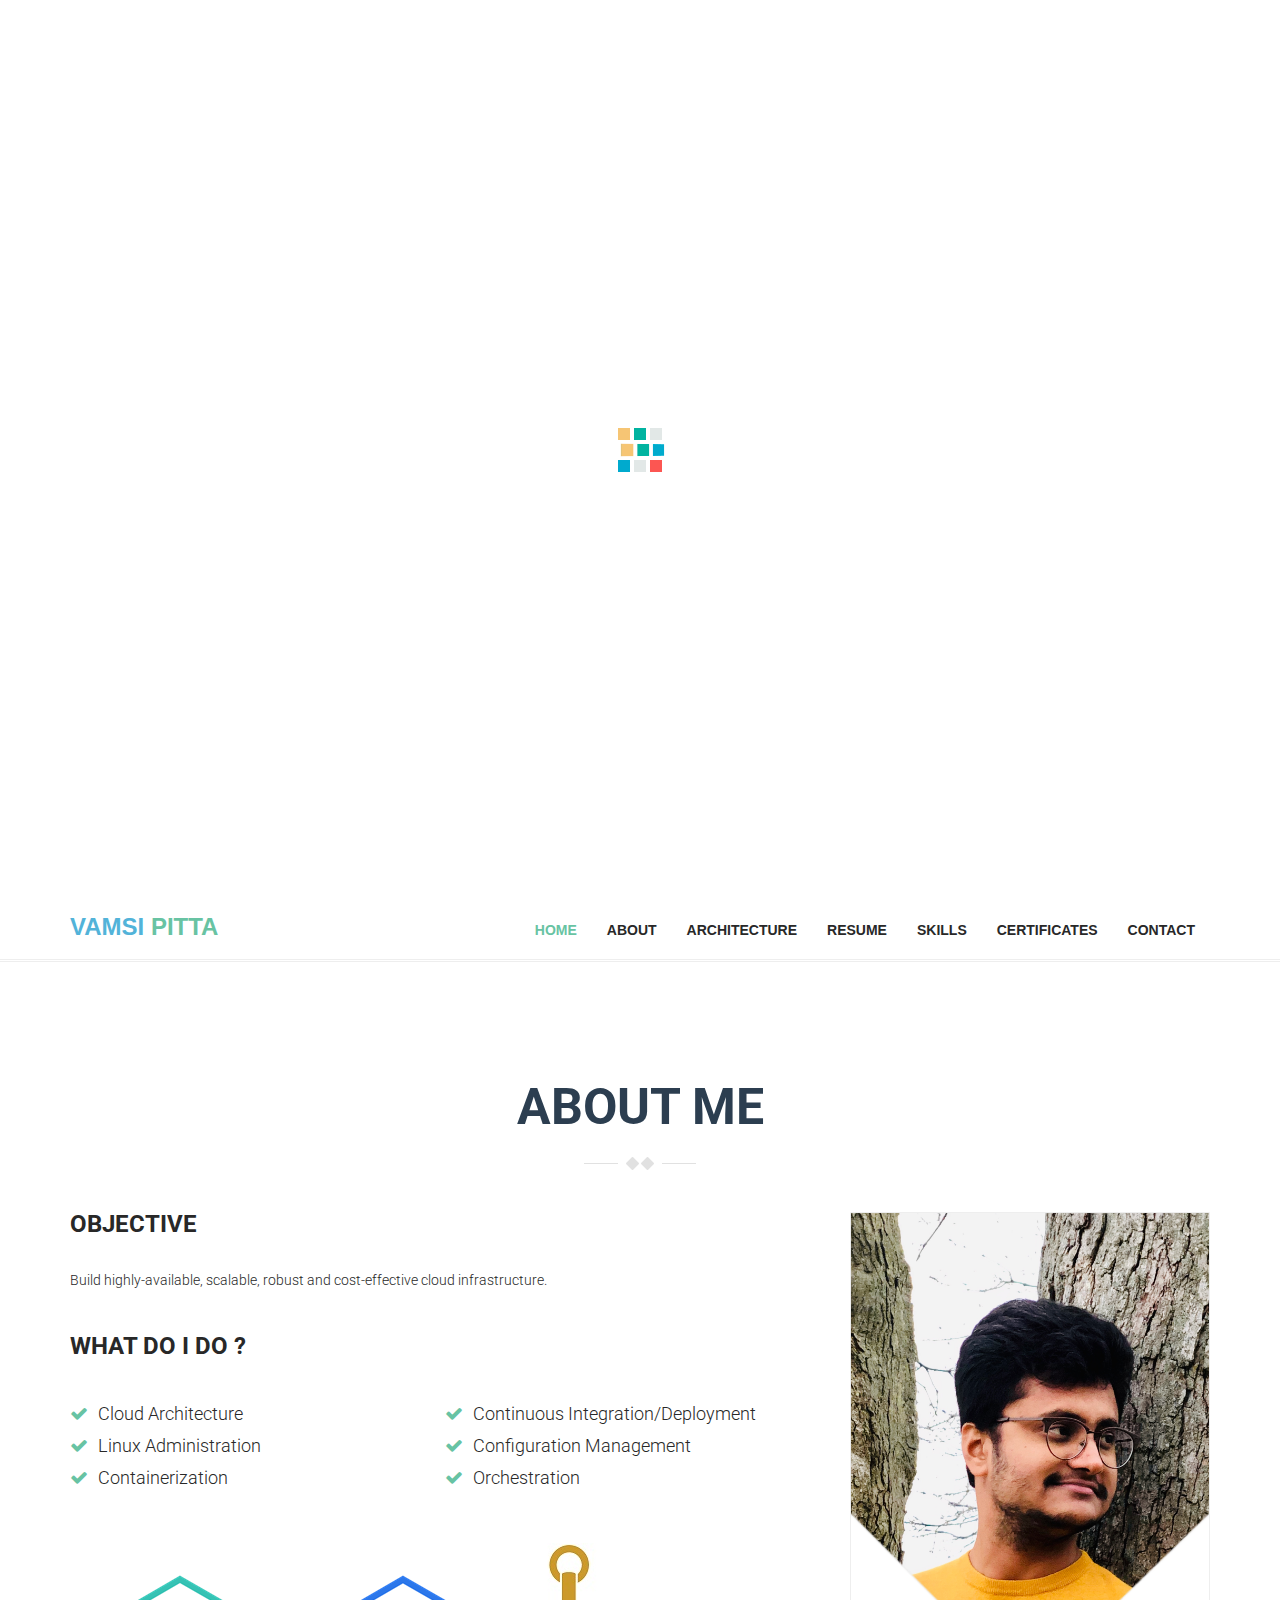
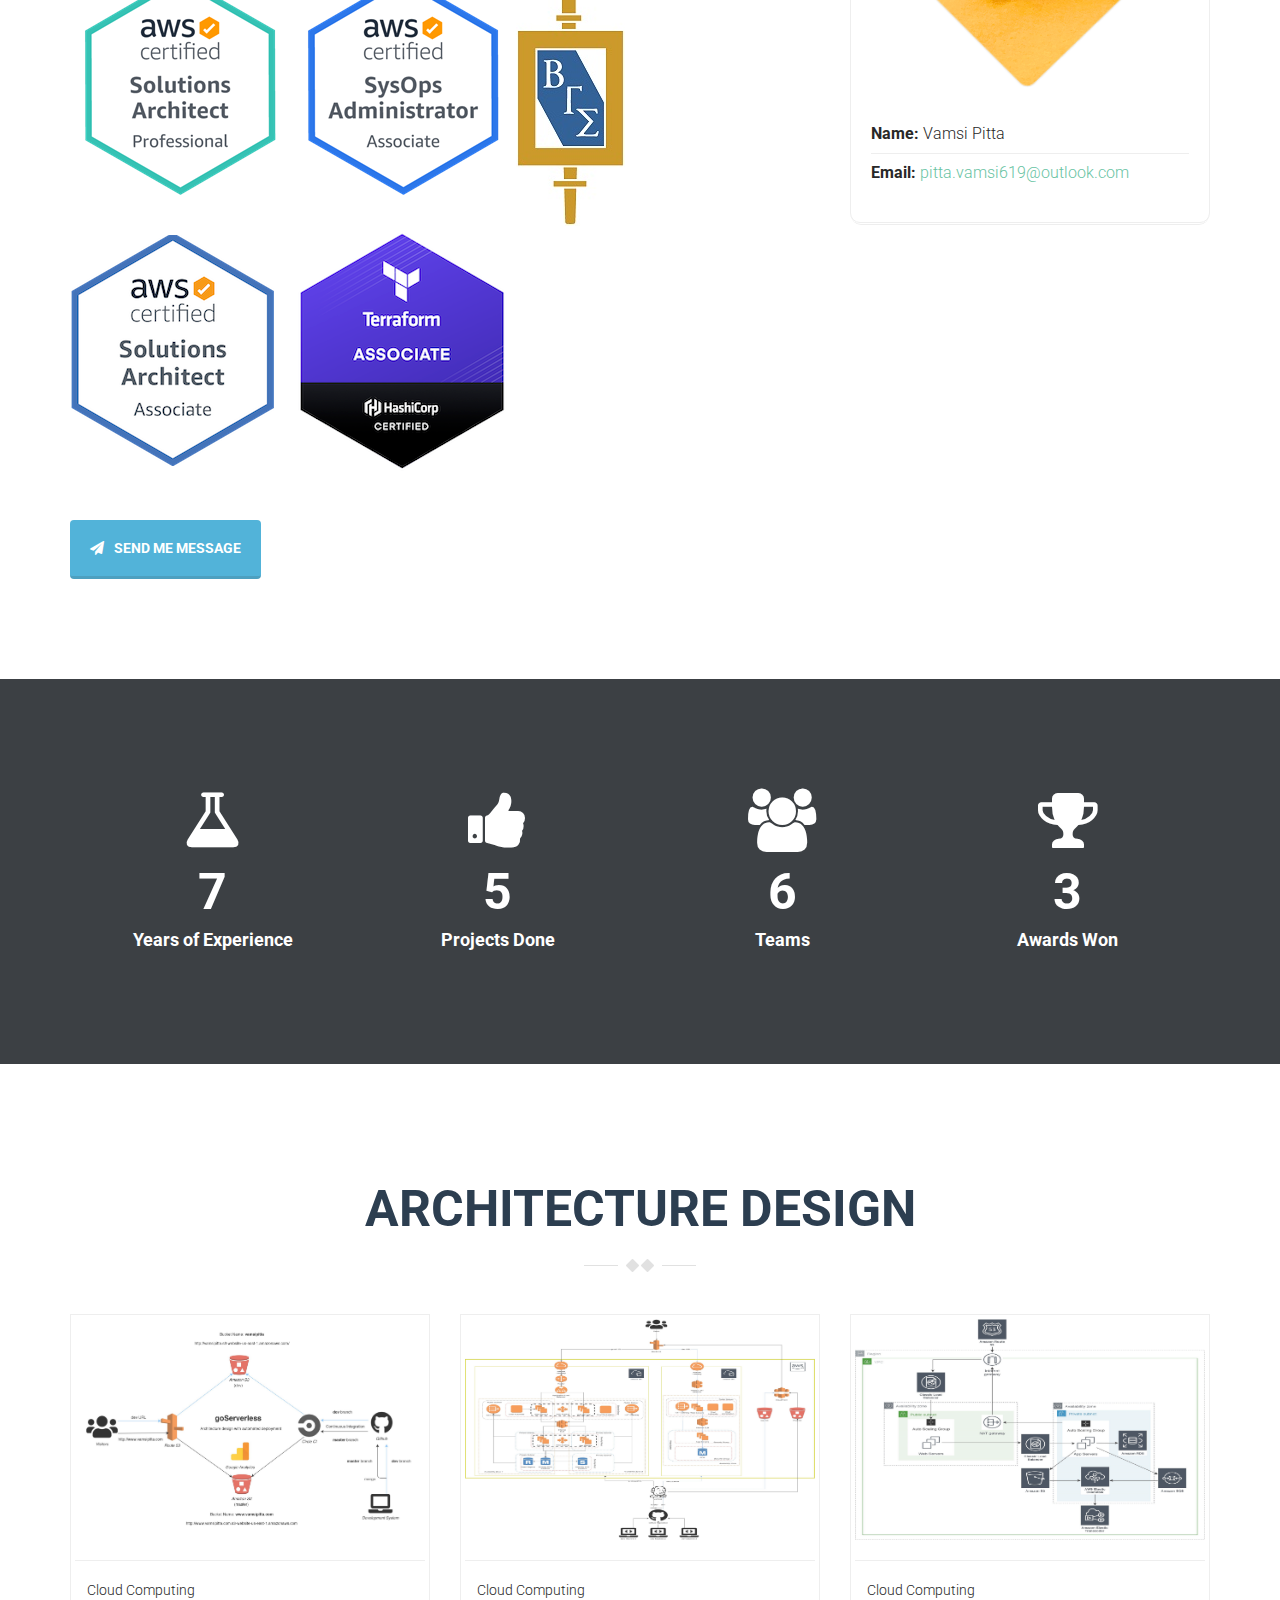
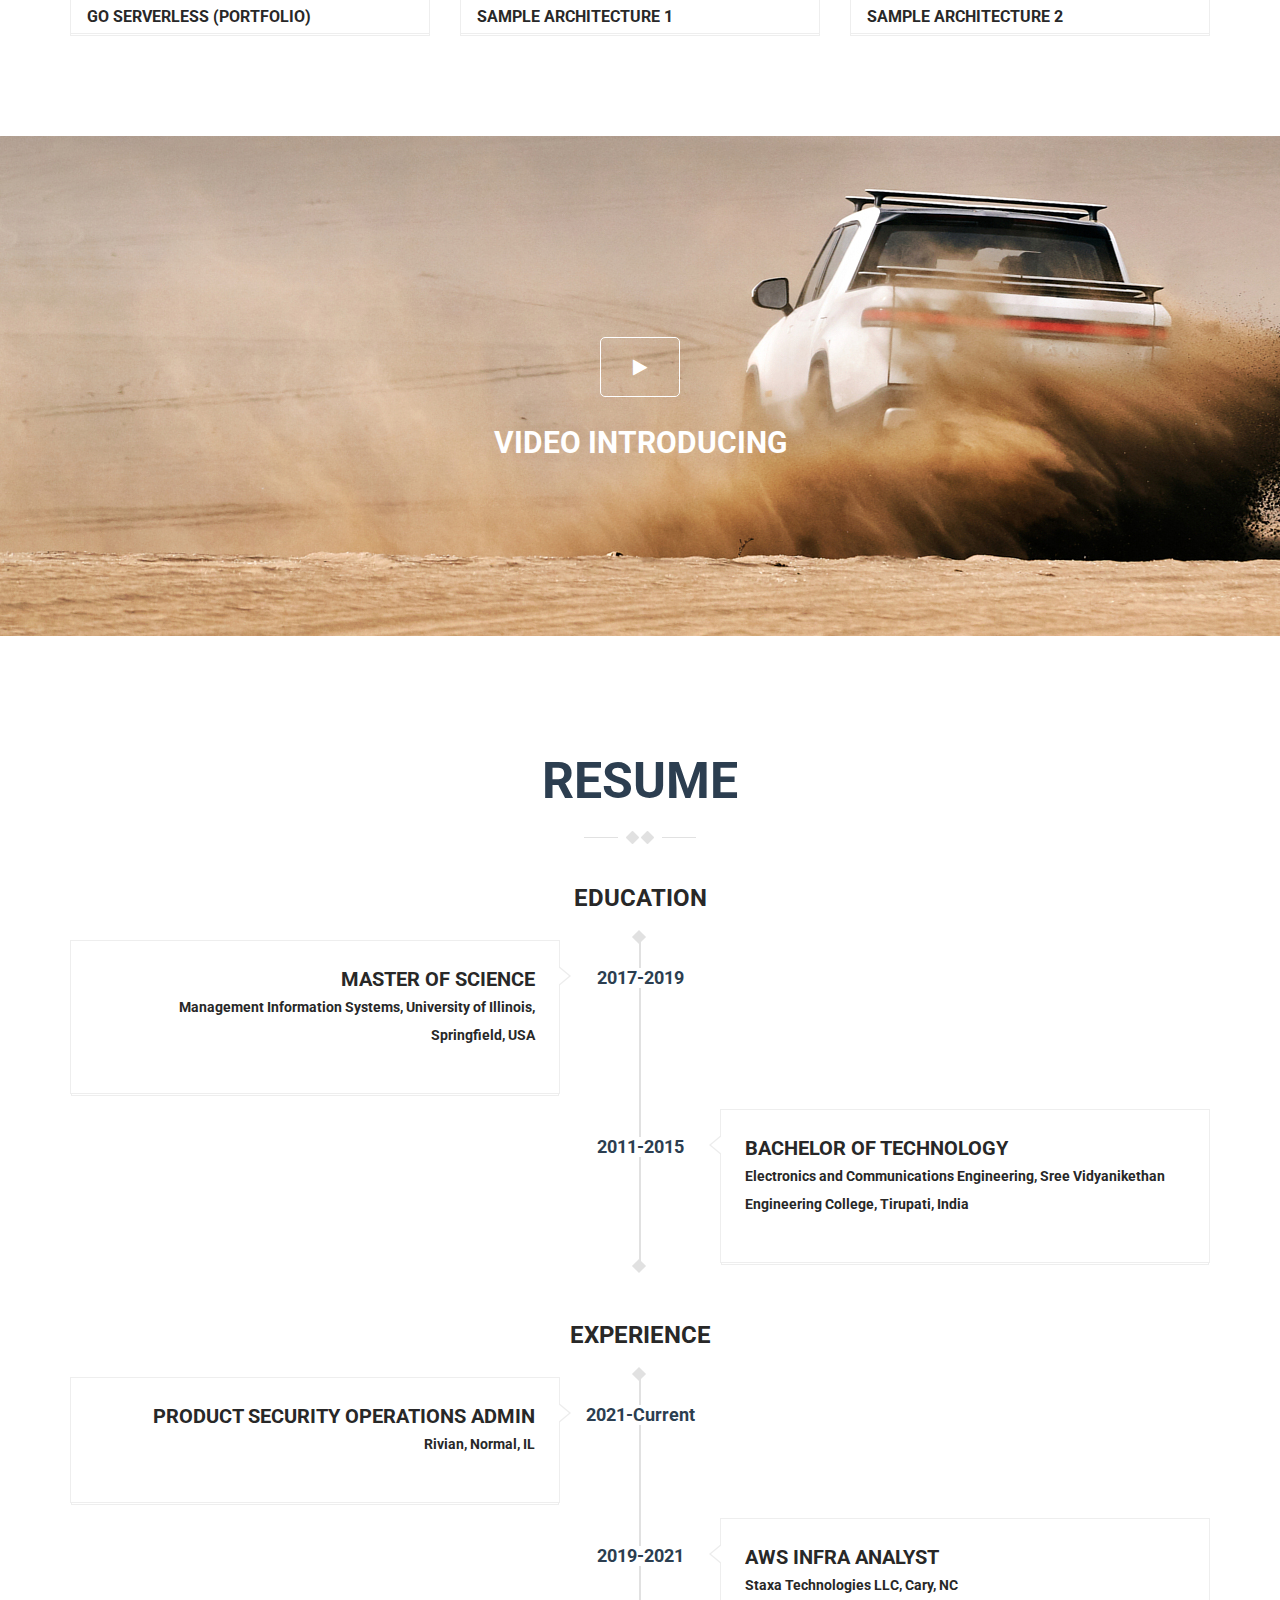
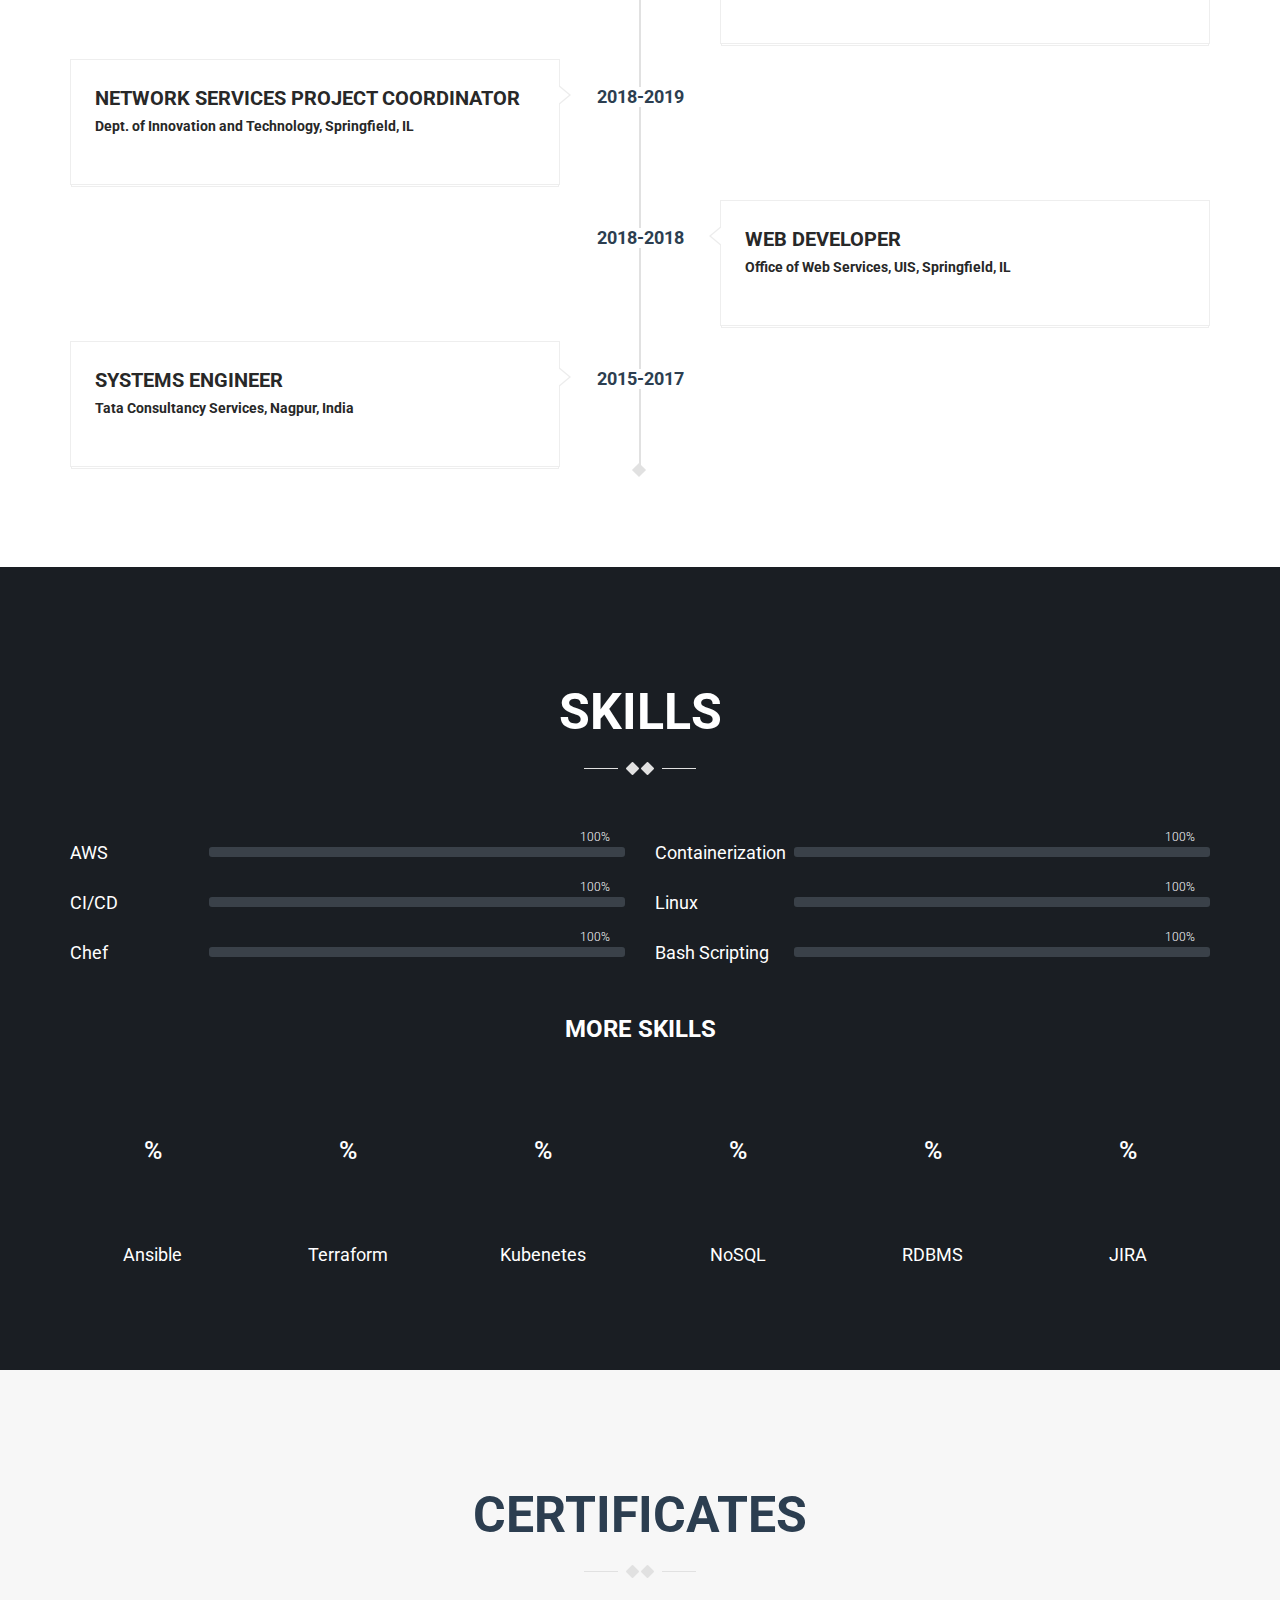
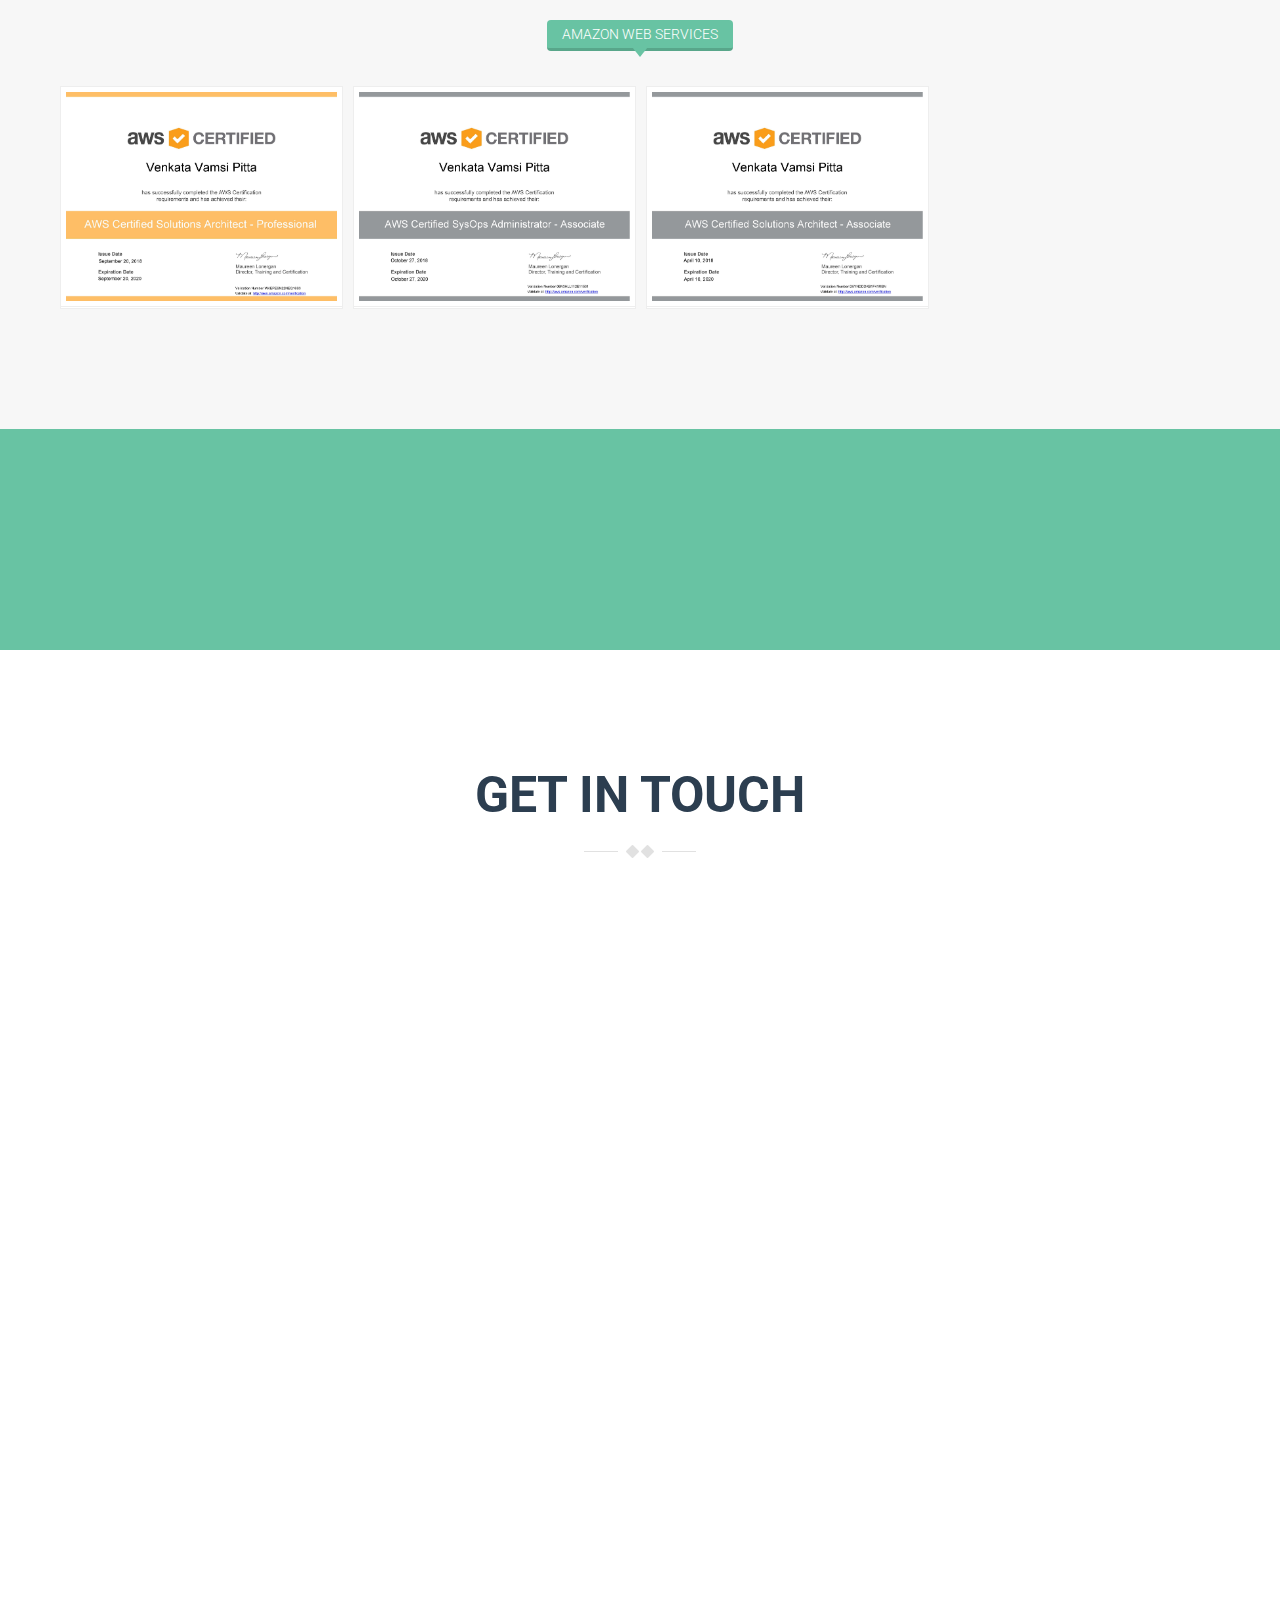
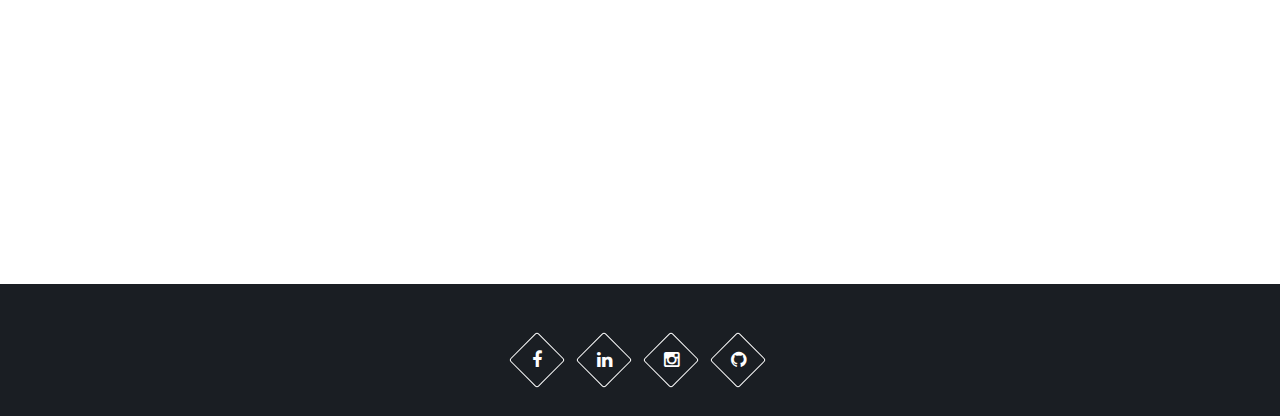
<file: index.html>
﻿<!DOCTYPE html>
<html lang="en">

<head>
  <!-- Global site tag (gtag.js) - Google Analytics -->
  <script async src="https://www.googletagmanager.com/gtag/js?id=UA-122493111-1"></script>
  <script>
    window.dataLayer = window.dataLayer || [];
    function gtag() { dataLayer.push(arguments); }
    gtag('js', new Date());

    gtag('config', 'UA-122493111-1');
  </script>
  <script>
    var trackOutboundLink = function (category, label, url) {
      gtag('event', 'click', {
        'event_category': category,
        'event_label': label,
        'transport_type': 'beacon',
        'event_callback': function () { document.location = url; }
      });
    }
  </script>
  <meta name="google-site-verification" content="32x8K-cp0_BW2DTegpIyqzDqSBq8QlX483b5moyuIho" />
  <meta charset="UTF-8">
  <meta name="viewport" content="width=device-width, initial-scale=1.0">
  <meta name="description" content="Responsive Personal Portfolio">
  <meta name="author" content="Vamsi Pitta">
  <meta name="keywords" content="S3,static webpage,circleci,github,automation,aws">

  <title>Vamsi Pitta</title>

  <!-- Web Fonts -->
  <link href='https://fonts.googleapis.com/css?family=Roboto:400,300,500,700' rel='stylesheet' type='text/css'>
  <!-- Bootstrap core CSS -->
  <link href="assets/bootstrap/css/bootstrap.min.css" rel="stylesheet" media="screen">
  <!-- Font Awesome CSS -->
  <link href="assets/css/font-awesome.min.css" rel="stylesheet" media="screen">
  <!-- Animate css -->
  <link href="assets/css/animate.css" rel="stylesheet">
  <!-- Magnific css -->
  <link href="assets/css/magnific-popup.css" rel="stylesheet">
  <!-- Custom styles CSS -->
  <link href="assets/css/style.css" rel="stylesheet" media="screen">
  <!-- Responsive CSS -->
  <link href="assets/css/responsive.css" rel="stylesheet">

  <!-- HTML5 Shim and Respond.js IE8 support of HTML5 elements and media queries -->
  <!-- WARNING: Respond.js doesn't work if you view the page via file:// -->
  <!--[if lt IE 9]>
      <script src="https://oss.maxcdn.com/libs/html5shiv/3.7.0/html5shiv.js"></script>
      <script src="https://oss.maxcdn.com/libs/respond.js/1.4.2/respond.min.js"></script>
  <![endif]-->

  <link rel="shortcut icon" href="assets/images/ico/favicon.png">
  <link rel="apple-touch-icon-precomposed" sizes="144x144"
    href="assets/images/ico/apple-touch-icon-144-precomposed.png">
  <link rel="apple-touch-icon-precomposed" sizes="114x114"
    href="assets/images/ico/apple-touch-icon-114-precomposed.png">
  <link rel="apple-touch-icon-precomposed" sizes="72x72" href="assets/images/ico/apple-touch-icon-72-precomposed.png">
  <link rel="apple-touch-icon-precomposed" href="assets/images/ico/apple-touch-icon-57-precomposed.png">

</head>

<body>
  <!-- Preloader -->
  <div id="tt-preloader">
    <div id="pre-status">
      <div class="preload-placeholder"></div>
    </div>
  </div>

  <!-- Home Section -->
  <section id="home" class="tt-fullHeight" data-stellar-vertical-offset="50" data-stellar-background-ratio="0.2">
    <div class="intro">
      <!-- <div class="intro-sub">I am</div> -->
      <h1>Vamsi <span>Pitta</span></h1>
      <p>An information technology professional with experience in Cloud Computing,<br> Linux Administration,
        Configuration Management, Containerization,<br> Orchestration, Continuous Integration and Deployment</p>

      <div class="social-icons">
        <ul class="list-inline">
          <li><a href="https://www.facebook.com/vamsi.pitta" target="_blank"
              onclick="trackOutboundLink('Social Icons','Facebook','https://www.facebook.com/vamsi.pitta'); return false;"><i
                class="fa fa-facebook"></i></a></li>
          <li><a href="https://www.linkedin.com/in/venkata-vamsi-pitta/" target="_blank"
              onclick="trackOutboundLink('Social Icons','LinkedIn','https://www.linkedin.com/in/venkata-vamsi-pitta/'); return false;"><i
                class="fa fa-linkedin"></i></a></li>
          <li><a href="https://www.instagram.com/vamsipitta619/" target="_blank"
              onclick="trackOutboundLink('Social Icons','Instagram','https://www.instagram.com/vamsipitta619/'); return false;"><i
                class="fa fa-instagram"></i></a></li>
          <li><a href="https://github.com/vpitt4" target="_blank"
              onclick="trackOutboundLink('Social Icons','GitHub','https://github.com/vpitt4'); return false;"><i
                class="fa fa-github"></i></a></li>
        </ul>
      </div> <!-- /.social-icons -->
    </div>

    <div class="mouse-icon">
      <div class="wheel"></div>
    </div>
  </section><!-- End Home Section -->




  <!-- Navigation -->
  <header class="header">
    <nav class="navbar navbar-custom" role="navigation">
      <div class="container">
        <div class="navbar-header">
          <button type="button" class="navbar-toggle" data-toggle="collapse" data-target="#custom-collapse">
            <span class="sr-only">Toggle navigation</span>
            <span class="icon-bar"></span>
            <span class="icon-bar"></span>
            <span class="icon-bar"></span>
          </button>
          <a class="navbar-brand" href="index.html"
            onclick="gtag('event', 'click' , {'event_category': 'Navigation Menu','event_label': 'Index'});">
            <h3><span style="color: #52b3d9;">Vamsi </span>Pitta</h3>
          </a>
        </div>

        <div class="collapse navbar-collapse" id="custom-collapse">
          <ul class="nav navbar-nav navbar-right">
            <li><a href="#home"
                onclick="gtag('event', 'click' , {'event_category': 'Navigation Menu','event_label': 'Home'});">Home</a>
            </li>
            <li><a href="#about"
                onclick="gtag('event', 'click' , {'event_category': 'Navigation Menu','event_label': 'About'});">About</a>
            </li>
            <li><a href="#projects"
                onclick="gtag('event', 'click' , {'event_category': 'Navigation Menu','event_label': 'Projects'});">Architecture</a>
            </li>
            <li><a href="#resume"
                onclick="gtag('event', 'click' , {'event_category': 'Navigation Menu','event_label': 'Resume'});">Resume</a>
            </li>
            <li><a href="#skills"
                onclick="gtag('event', 'click' , {'event_category': 'Navigation Menu','event_label': 'Skills'});">Skills</a>
            </li>
            <li><a href="#certificates"
                onclick="gtag('event', 'click' , {'event_category': 'Navigation Menu','event_label': 'Certificates'});">Certificates</a>
            </li>
            <li><a href="#contact"
                onclick="gtag('event', 'click' , {'event_category': 'Navigation Menu','event_label': 'Contact'});">Contact</a>
            </li>
          </ul>
        </div>
      </div><!-- .container -->
    </nav>
  </header><!-- End Navigation -->


  <!-- About Section -->
  <section id="about" class="about-section section-padding">
    <div class="container">
      <h2 class="section-title wow fadeInUp">About Me</h2>

      <div class="row">

        <div class="col-md-4 col-md-push-8">
          <div class="biography">
            <div class="myphoto">
              <img src="assets/images/IMG_1486.jpg" alt="">
            </div>
            <ul>
              <li><strong>Name:</strong> Vamsi Pitta</li>
              <li><strong>Email:</strong> <a href="mailto:pitta.vamsi619@outlook.com"
                  onclick="gtag('event', 'click' , {'event_category': 'Email','event_label': 'Send Email'});">pitta.vamsi619@outlook.com</a>
              </li>
            </ul>
          </div>
        </div> <!-- col-md-4 -->

        <div class="col-md-8 col-md-pull-4">
          <div class="short-info wow fadeInUp">
            <h3>Objective</h3>
            <p>Build highly-available, scalable, robust and cost-effective cloud infrastructure.</p>
          </div>

          <div class="short-info wow fadeInUp">
            <h3>What Do I Do ?</h3>

            <ul class="list-check">
              <li>Cloud Architecture</li>
              <li>Continuous Integration/Deployment</li>
              <li>Linux Administration</li>
              <li>Configuration Management</li>
              <li>Containerization</li>
              <li>Orchestration</li>
            </ul>
          </div>

          <div class="my-signature">
            <a href="https://www.youracclaim.com/badges/c5bb3d2c-437b-460c-90a5-d6a94241b225" target="_blank"><img
                src="assets/images/logo-sap.png" alt="aws logo sap"></a>
            <a href="https://www.youracclaim.com/badges/92e2e5ab-711b-4787-a174-4712a4ba6667" target="_blank"><img
                src="assets/images/logo-sys.png" alt="aws logo sys"></a>
            <a href="https://www.youracclaim.com/users/venkat-vamsi-pitta/badges" target="_blank"><img
                src="assets/images/logo-bgs-2.jpg" alt="aws logo bgs"></a>
            <a href="https://www.youracclaim.com/badges/65b1a1c7-f1f4-4c79-8710-7dd5ac2dc519" target="_blank"><img
                src="assets/images/AWS-SolArchitect-Associate.png" alt="aws logo saa"></a>
            <a href="https://www.youracclaim.com/badges/3d6568e5-00fc-4d92-a8d1-9373cdb38f67" target="_blank"><img
                src="assets/images/Terraform-Associate-Badge.png" alt="tf logo"></a>
          </div>

          <div class="download-button">
            <a class="btn btn-info btn-lg" href="#contact"
              onclick="gtag('event', 'click' , {'event_category': 'Contact','event_label': 'Send Me Message'});"><i
                class="fa fa-paper-plane"></i>Send me message</a>
            <!-- <a class="btn btn-primary btn-lg" href="#"><i class="fa fa-download"></i>download my cv</a> -->
          </div>
        </div>


      </div> <!-- /.row -->
    </div> <!-- /.container -->
  </section><!-- End About Section -->

  <!-- Facts Section -->
  <section id="facts" class="facts-section text-center" data-stellar-vertical-offset="50"
    data-stellar-background-ratio="0.2">
    <div class="tt-overlay-bg">
      <div class="container">
        <div class="row">
          <div class="col-md-12">
            <div class="count-wrap">
              <div class="col-sm-3 col-xs-6">
                <i class="fa fa-flask"></i>
                <h3 class="timer">7</h3>
                <p>Years of Experience</p>
              </div>
              <div class="col-sm-3 col-xs-6">
                <i class="fa fa-thumbs-up"></i>
                <h3 class="timer">5</h3>
                <p>Projects Done</p>
              </div>
              <div class="col-sm-3 col-xs-6">
                <i class="fa fa-users"></i>
                <h3 class="timer">6</h3>
                <p>Teams</p>
              </div>
              <div class="col-sm-3 col-xs-6">
                <i class="fa fa-trophy"></i>
                <h3 class="timer">3</h3>
                <p>Awards Won</p>
              </div>
            </div><!-- /count-wrap -->
          </div><!-- /.col-md-12 -->
        </div><!-- /.row -->
      </div><!-- /.container -->
    </div>
  </section> <!-- End Facts Section -->


  <!-- Projects Section -->
  <section id="projects" class="latest-blog-section section-padding">
    <div class="container">
      <h2 class="section-title wow fadeInUp">Architecture Design</h2>

      <div class="row">
        <div class="col-sm-4">
          <article class="blog-post-wrapper">
            <div class="figure">
              <div class="post-thumbnail">
                <a href="goServerless.html"
                  onclick="gtag('event', 'click' , {'event_category': 'Projects','event_label': 'Go Serverless'});"><img
                    src="assets/images/blog/goServerlessArch.jpg" class="img-responsive " alt=""></a>
              </div>
              <!-- <i class="fa fa-file-photo-o"></i> -->
            </div><!-- /.figure -->
            <hr>
            <header class="entry-header">
              <div class="post-meta">
                <span class="the-category">
                  Cloud Computing
                </span>
              </div>
              <h2 class="entry-title">Go Serverless (Portfolio)</h2>
              <!-- <hr>
                <div class="entry-meta">
                  <ul class="list-inline">
                    <li>
                      <span class="the-author">
                        <a href="#">Admin</a>
                      </span>
                    </li>
                    <li>
                      <span class="the-time">
                        <a href="#">06 Jan 2015</a>
                      </span>
                    </li>
                    <li>
                      <span class="the-share">
                        <a href="#" title="share">30</a>
                      </span>
                    </li>
                    <li>
                      <span class="the-comments">
                        <a href="#" title="">05</a>
                      </span>
                    </li>
                  </ul>
                </div> -->
              <!-- .entry-meta -->
            </header><!-- .entry-header -->
          </article>
        </div><!-- /.col-sm-4 -->
        <div class="col-sm-4">
          <article class="blog-post-wrapper">
            <div class="figure">
              <div class="post-thumbnail">
                <a href="sample-architecture-1.html"
                  onclick="gtag('event', 'click' , {'event_category': 'Projects','event_label': 'Sample Architecture 1'});"><img
                    src="assets/images/blog/sample-architecture-1-index.jpg" class="img-responsive " alt=""></a>
              </div>
              <!-- <i class="fa fa-file-photo-o"></i> -->
            </div><!-- /.figure -->
            <hr>
            <header class="entry-header">
              <div class="post-meta">
                <span class="the-category">
                  Cloud Computing
                </span>
              </div>
              <h2 class="entry-title">Sample Architecture 1</h2>
              <!-- <hr>
                <div class="entry-meta">
                  <ul class="list-inline">
                    <li>
                      <span class="the-author">
                        <a href="#">Admin</a>
                      </span>
                    </li>
                    <li>
                      <span class="the-time">
                        <a href="#">06 Jan 2015</a>
                      </span>
                    </li>
                    <li>
                      <span class="the-share">
                        <a href="#" title="share">30</a>
                      </span>
                    </li>
                    <li>
                      <span class="the-comments">
                        <a href="#" title="">05</a>
                      </span>
                    </li>
                  </ul>
                </div> -->
              <!-- .entry-meta -->
            </header><!-- .entry-header -->
          </article>
        </div><!-- /.col-sm-4 -->
        <div class="col-sm-4">
          <article class="blog-post-wrapper">
            <div class="figure">
              <div class="post-thumbnail">
                <a href="sample-architecture-2.html"
                  onclick="gtag('event', 'click' , {'event_category': 'Projects','event_label': 'Sample Architecture 2'});"><img
                    src="assets/images/blog/sample-architecture-2-index.jpg" class="img-responsive " alt=""></a>
              </div>
              <!-- <i class="fa fa-file-photo-o"></i> -->
            </div><!-- /.figure -->
            <hr>
            <header class="entry-header">
              <div class="post-meta">
                <span class="the-category">
                  Cloud Computing
                </span>
              </div>
              <h2 class="entry-title">Sample Architecture 2</h2>
              <!-- <hr>
                <div class="entry-meta">
                  <ul class="list-inline">
                    <li>
                      <span class="the-author">
                        <a href="#">Admin</a>
                      </span>
                    </li>
                    <li>
                      <span class="the-time">
                        <a href="#">06 Jan 2015</a>
                      </span>
                    </li>
                    <li>
                      <span class="the-share">
                        <a href="#" title="share">30</a>
                      </span>
                    </li>
                    <li>
                      <span class="the-comments">
                        <a href="#" title="">05</a>
                      </span>
                    </li>
                  </ul>
                </div> -->
              <!-- .entry-meta -->
            </header><!-- .entry-header -->
          </article>
        </div><!-- /.col-sm-4 -->
      </div><!-- /.row -->
      <!-- <div class="blog-more text-center">
          <a href="#" class="btn btn-primary">View More</a>
        </div> -->

    </div><!-- /.container -->
  </section><!-- End Blog Section -->


  <!-- Video Section -->
  <section id="video" class="video-section">
    <div class="tf-bg-overlay">
      <div class="container">
        <div class="control">
          <div class="video-intro text-center">
            <button type="button" class="play-trigger" data-toggle="modal" data-target="#tour-video"><i
                class="fa fa-play"></i></button>
            <h2>Video Introducing</h2>
          </div>

          <!-- Video Modal -->
          <div class="modal modal-video" id="tour-video">
            <div class="modal-dialog modal-lg">
              <div class="modal-content">
                <div class="modal-header">
                  <button type="button" class="close" data-dismiss="modal" aria-hidden="true">&times;</button>
                  <h4 class="modal-title">Rivian R1T</h4>
                </div>
                <div class="modal-body">
                  <div class="video-container">
                    <iframe width="560" height="315"
                      src="https://www.youtube.com/embed/1WByD8kyHII?autoplay=1&mute=1"" title=" YouTube video player"
                      frameborder="0"
                      allow="accelerometer; autoplay; clipboard-write; encrypted-media; gyroscope; picture-in-picture"
                      allowfullscreen></iframe>
                  </div>
                  <!--/.video-container-->
                </div>
                <!--/.modal-body-->
              </div>
              <!--/.modal-content-->
            </div>
            <!--/.modal-dialog-->
          </div>
          <!--/.modal-->
        </div>
        <!--/.control-->
      </div>
      <!--/.container-->
    </div>
    <!--/.overlay-->
  </section>
  <!-- /.Video Section -->


  <!-- Resume Section -->
  <section id="resume" class="resume-section section-padding">
    <div class="container">
      <h2 class="section-title wow fadeInUp">Resume</h2>
      <div class="row">
        <div class="col-md-12">
          <div class="resume-title">
            <h3>Education</h3>
          </div>
          <div class="resume">
            <ul class="timeline">
              <li>
                <div class="posted-date">
                  <span class="month">2017-2019</span>
                </div><!-- /posted-date -->

                <div class="timeline-panel wow fadeInUp">
                  <div class="timeline-content">
                    <div class="timeline-heading">
                      <h3>Master of Science</h3>
                      <span>Management Information Systems, University of Illinois, <br>Springfield, USA</span>
                    </div><!-- /timeline-heading -->

                    <!--  <div class="timeline-body">
                                            <p>I have completed UI Engineering degree from ABC University, Boston, USA at feel the charm of existence in this spot, which was created for the.</p>
                                        </div> -->
                    <!-- /timeline-body -->
                  </div> <!-- /timeline-content -->
                </div><!-- /timeline-panel -->
              </li>

              <li class="timeline-inverted">
                <div class="posted-date">
                  <span class="month">2011-2015</span>
                </div><!-- /posted-date -->

                <div class="timeline-panel wow fadeInUp">
                  <div class="timeline-content">
                    <div class="timeline-heading">
                      <h3>Bachelor of Technology</h3>
                      <span>Electronics and Communications Engineering, Sree Vidyanikethan Engineering College,
                        Tirupati, India</span>
                    </div><!-- /timeline-heading -->

                    <!-- <div class="timeline-body">
                                            <p>From this college of existence in this spot, which was created for the bliss of souls like mine. I am so happy, my dear friend.</p>
                                        </div> -->
                    <!-- /timeline-body -->
                  </div> <!-- /timeline-content -->
                </div> <!-- /timeline-panel -->
              </li>

              <!-- <li>
                                <div class="posted-date">
                                  <span class="month">2000-2003</span>
                                </div> -->
              <!-- /posted-date -->

              <!-- <div class="timeline-panel wow fadeInUp">
                                    <div class="timeline-content">
                                        <div class="timeline-heading">
                                            <h3>Secondary school certificate</h3>
                                            <span>Creative Arts, Julius Jr. school, USA</span>
                                        </div> -->
              <!-- /timeline-heading -->

              <!-- <div class="timeline-body">
                                            <p>I was awesome at arts, and feel the charm of existence in this spot, which was created for the bliss of souls like mine. I am so happy.</p>
                                        </div> -->
              <!-- /timeline-body -->
              <!-- </div> -->
              <!-- /timeline-content -->
              <!-- </div> -->
              <!-- /timeline-panel -->
              </li>
            </ul>
          </div>
        </div>
      </div><!-- /row -->

      <div class="row">
        <div class="col-md-12">
          <div class="resume-title">
            <h3>Experience</h3>
          </div>
          <div class="resume">
            <ul class="timeline">
              <li class="timeline">
                <div class="posted-date">
                  <span class="month">2021-Current</span>
                </div><!-- /posted-date -->

                <div class="timeline-panel wow fadeInUp">
                  <div class="timeline-content">
                    <div class="timeline-heading">
                      <h3>Product Security Operations Admin</h3>
                      <span>Rivian, Normal, IL</span>
                    </div><!-- /timeline-heading -->

                    <!--<div class="timeline-body">
                                            <ul style="list-style-type:disc">
                                             <li>Built higly-scalable, available and cost-effective Cloud Contact-Center solutions for State Farm using Amazon Web Services (AWS).</li>
                                             <li>Expertise in automation of  building infrastructure in AWS cloud using Terraform Infrastructure-as-a-code.</li>
                                             <li>Automate development operations though GitLab Continuous Integration and Deployment (CI/CD) Pipelines.</li>
                                             <li>Develop Multi-Site backup and disaster recovery strategy in N. Virginia and Oregon for low Recovery Point Objective (RPO) and Recovery Time Objective (RTO).</li>
                                             <li>Administer Identity and Access Management (IAM) for teams using AWS public cloud with necessary security measures.</li>
                                             <li>Configured VPC Endpoints to access objects in S3 buckets using an internal connection instead of routing traffic through the internet.</li>
                                            </ul>
                                            <p><b>Technologies Involved:</b> Python, AWS EC2, Route 53, S3, VPC, EFS, NAT, EBS, CloudWatch Auto-Scaling, ELB, ELK, Shell Scripts, Linux.</p>
                                        </div>-->
                    <!-- /timeline-body -->
                  </div> <!-- /timeline-content -->
                </div><!-- /timeline-panel -->
              </li>
              <li class="timeline-inverted">
                <div class="posted-date">
                  <span class="month">2019-2021</span>
                </div><!-- /posted-date -->

                <div class="timeline-panel wow fadeInUp">
                  <div class="timeline-content">
                    <div class="timeline-heading">
                      <h3>AWS Infra Analyst</h3>
                      <span>Staxa Technologies LLC, Cary, NC</span>
                    </div><!-- /timeline-heading -->

                    <!--<div class="timeline-body">
                                            <ul style="list-style-type:disc">
                                             <li>Built higly-scalable, available and cost-effective Cloud Contact-Center solutions for State Farm using Amazon Web Services (AWS).</li>
                                             <li>Expertise in automation of  building infrastructure in AWS cloud using Terraform Infrastructure-as-a-code.</li>
                                             <li>Automate development operations though GitLab Continuous Integration and Deployment (CI/CD) Pipelines.</li>
                                             <li>Develop Multi-Site backup and disaster recovery strategy in N. Virginia and Oregon for low Recovery Point Objective (RPO) and Recovery Time Objective (RTO).</li>
                                             <li>Administer Identity and Access Management (IAM) for teams using AWS public cloud with necessary security measures.</li>
                                             <li>Configured VPC Endpoints to access objects in S3 buckets using an internal connection instead of routing traffic through the internet.</li>
                                            </ul>
                                            <p><b>Technologies Involved:</b> Python, AWS EC2, Route 53, S3, VPC, EFS, NAT, EBS, CloudWatch Auto-Scaling, ELB, ELK, Shell Scripts, Linux.</p>
                                        </div>-->
                    <!-- /timeline-body -->
                  </div> <!-- /timeline-content -->
                </div><!-- /timeline-panel -->
              </li>
              <li>
                <div class="posted-date">
                  <span class="month">2018-2019</span>
                </div><!-- /posted-date -->

                <div class="timeline-panel wow fadeInUp">
                  <div class="timeline-content" style="text-align:left ! important;">
                    <div class="timeline-heading">
                      <h3>Network Services Project Coordinator</h3>
                      <span>Dept. of Innovation and Technology, Springfield, IL</span>
                    </div><!-- /timeline-heading -->

                    <!--<div class="timeline-body">
                                            <ul style="list-style-type:disc">
                                             <li>Implemented CI/CD Pipeline for J2EE, Node.js and Python applications as well as Docker containers using tools such as AWS Code Build, Code Deploy, and Code Pipeline.</li>
                                             <li>Used Orchestration service OpsWorks to automate the deployment of three-tier architecture using Chef 11 Cookbooks.</li>
                                             <li>Wrote Chef Cookbooks, Knife commands for creating & installing operating systems, software and web applications in AWS EC2 instances.</li>
                                             <li>Automated the cloud deployments using Chef and AWS CloudFormation Templates.</li>
                                             <li>Worked with various components of Chef including Chef Server, Workstation, Nodes, configurations of chef-client and involved in writing cookbooks and recipes for Chef and assigning roles to nodes.</li>
                                            </ul>
                                            <p><b>Technologies Involved:</b> CloudFormation, Chef, Jenkins, Docker, Agile, Apache Tomcat, Python, Maven, Git, Shell Scripts, Linux.</p>
                                        </div>-->
                    <!-- /timeline-body -->
                  </div> <!-- /timeline-content -->
                </div><!-- /timeline-panel -->
              </li>

              <li class="timeline-inverted">
                <div class="posted-date">
                  <span class="month">2018-2018</span>
                </div><!-- /posted-date -->

                <div class="timeline-panel wow fadeInUp">
                  <div class="timeline-content">
                    <div class="timeline-heading">
                      <h3>Web Developer</h3>
                      <span>Office of Web Services, UIS, Springfield, IL</span>
                    </div><!-- /timeline-heading -->

                    <!--<div class="timeline-body">
                                            <ul style="list-style-type:disc">
                                             <li>Played a major role in successful deployment of 6 Sprints in three phases of Bridgestone Hub portal starting from creating Proof of Concept (POC) till the end of Software Development Life Cycle (SDLC).</li>
                                             <li>Integrated Maven, GitHub, CircleCI, Confluence, JIRA, AWS for dev, QA and prod environments to facilitate an Agile Development process enabling dev team to safely deploy code many times a day while ensuring operational best practices are supported.</li>
                                             <li>Wrote YAML Scripts to deploy Docker container and appropriate commands for continuous deployment to dev, QA and prod environments using CircleCI tool.</li>
                                             <li>Implemented AWS services such as EC2, S3, IAM, RDS, SQS, SNS, Athena, Quick Sight, Elastic Transcoder, EBS, Route53, Elastic Load Balancer (ELB), Auto-scaling groups to create a robust, highly-scalable, available cloud infrastructure.</li>
                                             <li>Implemented a decoupled architecture using AWS SQS and Elastic Beanstalk worker app to poll SQS messages and process media files uploaded in SQS (App Server -> S3 -> SQS -> Worker App-> SQS->S3). </li>
                                            </ul>
                                            <p><b>Technologies Involved:</b> Maven, CircleCI, JIRA, Confluence, MS Project, YAML, Docker, GitHub, Amazon Web Services (AWS), Apache Tomcat, Node.js, MySQL.</p>
                                        </div>-->
                    <!-- /timeline-body -->
                  </div> <!-- /timeline-content -->
                </div> <!-- /timeline-panel -->
              </li>

              <li>
                <div class="posted-date">
                  <span class="month">2015-2017</span>
                </div><!-- /posted-date -->

                <div class="timeline-panel wow fadeInUp">
                  <div class="timeline-content" style="text-align:left ! important;">
                    <div class="timeline-heading">
                      <h3>Systems Engineer</h3>
                      <span>Tata Consultancy Services, Nagpur, India</span>
                    </div><!-- /timeline-heading -->

                    <!--<div class="timeline-body">
                                            <ul style="list-style-type:disc">
                                             <li>Migrated on-premise website to AWS Private Cloud for a highly scalable and cost-effective infrastructure with necessary backup and recovery strategy for the application.</li>
                                             <li>Played a major role in the design and implementation of the architecture which evolved during the project tenure.</li>
                                             <li>Configured private GitHub repositories for development and production source-code including setting up teams and user permissions appropriately.</li>
                                             <li>Created end-to-end CI/CD pipeline for continuous integration and deployment of source-code to development environment and planned deployment to production environment using Jenkins.</li>
                                             <li>Configured AWS Virtual Private Cloud with public and private subnets, Routing Tables, Internet Gateway, Network Access Control Lists and Security groups appropriately for internet facing web servers and secure app and database servers.</li>
                                            </ul>
                                            <p><b>Technologies Involved:</b> Amazon Web Service (AWS), GitHub, Jenkins, Linux, Apache Tomcat, MySQL, JSON, Draw.io.</p>
                                        </div>-->
                    <!-- /timeline-body -->
                  </div> <!-- /timeline-content -->
                </div><!-- /timeline-panel -->
              </li>
            </ul>
          </div>
        </div>
      </div><!-- /row -->
    </div><!-- /.container -->
  </section><!-- End Resume Section -->


  <!-- Skills Section -->
  <section id="skills" class="skills-section section-padding">
    <div class="container">
      <h2 class="section-title wow fadeInUp">Skills</h2>

      <div class="row">
        <div class="col-md-6">
          <div class="skill-progress">
            <div class="skill-title">
              <h3>AWS</h3>
            </div>
            <div class="progress">
              <div class="progress-bar six-sec-ease-in-out" role="progressbar" aria-valuenow="100" aria-valuemin="0"
                aria-valuemax="100"><span>100%</span>
              </div>
            </div><!-- /.progress -->
          </div><!-- /.skill-progress -->

          <div class="skill-progress">
            <div class="skill-title">
              <h3>CI/CD</h3>
            </div>
            <div class="progress">
              <div class="progress-bar six-sec-ease-in-out" role="progressbar" aria-valuenow="100" aria-valuemin="0"
                aria-valuemax="100"><span>100%</span>
              </div>
            </div><!-- /.progress -->
          </div><!-- /.skill-progress -->
          <div class="skill-progress">
            <div class="skill-title">
              <h3>Chef</h3>
            </div>
            <div class="progress">
              <div class="progress-bar six-sec-ease-in-out" role="progressbar" aria-valuenow="100" aria-valuemin="0"
                aria-valuemax="100"><span>100%</span>
              </div>
            </div><!-- /.progress -->
          </div><!-- /.skill-progress -->
        </div><!-- /.col-md-6 -->

        <div class="col-md-6">
          <div class="skill-progress">
            <div class="skill-title">
              <h3>Containerization</h3>
            </div>
            <div class="progress">
              <div class="progress-bar six-sec-ease-in-out" role="progressbar" aria-valuenow="100" aria-valuemin="0"
                aria-valuemax="100"><span>100%</span>
              </div>
            </div><!-- /.progress -->
          </div><!-- /.skill-progress -->
          <div class="skill-progress">
            <div class="skill-title">
              <h3>Linux</h3>
            </div>
            <div class="progress">
              <div class="progress-bar six-sec-ease-in-out" role="progressbar" aria-valuenow="100" aria-valuemin="0"
                aria-valuemax="100"><span>100%</span>
              </div>
            </div><!-- /.progress -->
          </div><!-- /.skill-progress -->
          <div class="skill-progress">
            <div class="skill-title">
              <h3>Bash Scripting</h3>
            </div>
            <div class="progress">
              <div class="progress-bar six-sec-ease-in-out" role="progressbar" aria-valuenow="100" aria-valuemin="0"
                aria-valuemax="100"><span>100%</span>
              </div>
            </div><!-- /.progress -->
          </div><!-- /.skill-progress -->
        </div><!-- /.col-md-6 -->
      </div><!-- /.row -->

      <div class="skill-chart text-center">
        <h3>More skills</h3>
      </div>

      <div class="row more-skill text-center">
        <div class="col-xs-12 col-sm-4 col-md-2">
          <div class="chart" data-percent="100" data-color="e74c3c">
            <span class="percent"></span>
            <div class="chart-text">
              <span>Ansible</span>
            </div>
          </div>
        </div>
        <div class="col-xs-12 col-sm-4 col-md-2">
          <div class="chart" data-percent="100" data-color="2ecc71">
            <span class="percent"></span>
            <div class="chart-text">
              <span>Terraform</span>
            </div>
          </div>
        </div>
        <div class="col-xs-12 col-sm-4 col-md-2">
          <div class="chart" data-percent="100" data-color="3498db">
            <span class="percent"></span>
            <div class="chart-text">
              <span>Kubenetes</span>
            </div>
          </div>
        </div>
        <div class="col-xs-12 col-sm-4 col-md-2">
          <div class="chart" data-percent="100" data-color="3498db">
            <span class="percent"></span>
            <div class="chart-text">
              <span>NoSQL</span>
            </div>
          </div>
        </div>
        <div class="col-xs-12 col-sm-4 col-md-2">
          <div class="chart" data-percent="100" data-color="3498db">
            <span class="percent"></span>
            <div class="chart-text">
              <span>RDBMS</span>
            </div>
          </div>
        </div>
        <div class="col-xs-12 col-sm-4 col-md-2">
          <div class="chart" data-percent="100" data-color="3498db">
            <span class="percent"></span>
            <div class="chart-text">
              <span>JIRA</span>
            </div>
          </div>
        </div>
      </div>

    </div><!-- /.container -->
  </section><!-- End Skills Section -->


  <!-- Certificates Section -->
  <section id="certificates" class="works-section section-padding">
    <div class="container">
      <h2 class="section-title wow fadeInUp">Certificates</h2>

      <ul class="list-inline" id="filter">
        <!-- <li><a class="active" data-group="all"
            onclick="gtag('event', 'click' , {'event_category': 'Certificates Group','event_label': 'All'});">All</a>
        </li> -->
        <li><a class="active" data-group="aws"
            onclick="gtag('event', 'click' , {'event_category': 'Certificates Group','event_label': 'Amazon Web Services'});">Amazon
            Web Services</a></li>
        <!-- <li><a data-group="ga"
            onclick="gtag('event', 'click' , {'event_category': 'Certificates Group','event_label': 'Google'});">Google</a>
        </li> -->
      </ul>

      <div class="row">
        <div id="grid">
          <div class="portfolio-item col-xs-12 col-sm-4 col-md-3" data-groups='["all", "aws"]'>
            <div class="portfolio-bg">
              <div class="portfolio">
                <div class="tt-overlay"></div>
                <div class="links">
                  <a class="image-link" href="assets/images/certs/sapro.jpg"
                    onclick="gtag('event', 'click' , {'event_category': 'Certificates','event_label': 'Solutions Architect - Professional'});"><i
                      class="fa fa-search-plus"></i></a>
                  <!-- <a href="#"><i class="fa fa-link"></i></a> -->
                </div><!-- /.links -->
                <img src="assets/images/certs/sapro.jpg" alt="image">
                <div class="portfolio-info">
                  <h3>Solutions Architect - Professional</h3>
                </div><!-- /.portfolio-info -->
              </div><!-- /.portfolio -->
            </div><!-- /.portfolio-bg -->
          </div><!-- /.portfolio-item -->
          <div class="portfolio-item col-xs-12 col-sm-4 col-md-3" data-groups='["all", "aws"]'>
            <div class="portfolio-bg">
              <div class="portfolio">
                <div class="tt-overlay"></div>
                <div class="links">
                  <a class="image-link" href="assets/images/certs/sysops.jpg"
                    onclick="gtag('event', 'click' , {'event_category': 'Certificates','event_label': 'SysOps Administrator - Associate'});"><i
                      class="fa fa-search-plus"></i></a>
                  <!-- <a href="#"><i class="fa fa-link"></i></a> -->
                </div><!-- /.links -->
                <img src="assets/images/certs/sysops.jpg" alt="image">
                <div class="portfolio-info">
                  <h3>SysOps Administator - Associate</h3>
                </div><!-- /.portfolio-info -->
              </div><!-- /.portfolio -->
            </div><!-- /.portfolio-bg -->
          </div><!-- /.portfolio-item -->
          <div class="portfolio-item col-xs-12 col-sm-4 col-md-3" data-groups='["all", "aws"]'>
            <div class="portfolio-bg">
              <div class="portfolio">
                <div class="tt-overlay"></div>
                <div class="links">
                  <a class="image-link" href="assets/images/certs/aws.jpg"
                    onclick="gtag('event', 'click' , {'event_category': 'Certificates','event_label': 'Solutions Architect - Associate'});"><i
                      class="fa fa-search-plus"></i></a>
                  <!-- <a href="#"><i class="fa fa-link"></i></a> -->
                </div><!-- /.links -->
                <img src="assets/images/certs/aws.jpg" alt="image">
                <div class="portfolio-info">
                  <h3>Solutions Architect - Associate</h3>
                </div><!-- /.portfolio-info -->
              </div><!-- /.portfolio -->
            </div><!-- /.portfolio-bg -->
          </div><!-- /.portfolio-item -->
          <!-- <div class="portfolio-item col-xs-12 col-sm-4 col-md-3" data-groups='["all", "ga"]'>
            <div class="portfolio-bg">
              <div class="portfolio">
                <div class="tt-overlay"></div>
                <div class="links">
                  <a class="image-link" href="assets/images/certs/ga.jpg"
                    onclick="gtag('event', 'click' , {'event_category': 'Certificates','event_label': 'Google Analytics'});"><i
                      class="fa fa-search-plus"></i></a> -->
                  <!-- <a href="#"><i class="fa fa-link"></i></a> -->
                <!-- </div>/.links -->
                <!-- <img src="assets/images/certs/ga.jpg" alt="image"> -->
                <!-- <div class="portfolio-info"> -->
                  <!-- <h3>Google Analytics</h3> -->
                <!-- </div>/.portfolio-info -->
              <!-- </div>/.portfolio -->
            <!-- </div>/.portfolio-bg -->
          <!-- </div>/.portfolio-item -->
        <!-- </div>/#grid -->
      </div><!-- /.row -->
    </div><!-- /.container -->
  </section><!-- End Certificates Section -->


  <!-- Hire Section -->
  <section class="hire-section text-center" data-stellar-vertical-offset="50" data-stellar-background-ratio="0.2">
    <div class="hire-section-bg">
      <div class="container">
        <div class="row">
          <div class="col-md-12">
            <!-- <h2>I'm available for freelance project</h2>
              <a href="#" class="btn btn-default">Get Hired</a> -->
          </div><!-- /.col-md-12 -->
        </div><!-- /.row -->
      </div><!-- /.container -->
    </div><!-- /.hire-section-bg -->
  </section><!-- End Hire Section -->



  <!-- Contact Section -->
  <section id="contact" class="contact-section section-padding">
    <div class="container">
      <h2 class="section-title wow fadeInUp">Get in touch</h2>

      <div class="row">
        <div class="col-md-12">
          <div class="contact-form">
            <!-- <strong>Send me a message</strong>
              <form name="contact-form" method="post" action="assets/php/sendemail.php">
                <div class="form-group">
                  <label for="InputName1">Name</label>
                  <input type="text" name="name" class="form-control" id="InputName1" required="">
                </div>
                <div class="form-group">
                  <label for="InputEmail1">Email</label>
                  <input type="email" name="email" class="form-control" id="InputEmail1" required="">
                </div>
                <div class="form-group">
                  <label for="InputSubject">Subject</label>
                  <input type="text" name="subject" class="form-control" id="InputSubject">
                </div>
                <div class="form-group">
                  <label for="InputTextarea">Message</label>
                  <textarea name="message" class="form-control" id="InputTextarea" rows="5" required=""></textarea>
                </div>

                <button type="submit" name="submit" class="btn btn-primary">Send Message</button>
              </form> -->
            <iframe
              src="https://docs.google.com/forms/d/e/1FAIpQLScg9SBXLtG6y4qBKr9a7yfxVayGMv8m9fGc6AwlcGuMBO8h6A/viewform?embedded=true"
              width="100%" height="875px" frameborder="0" marginheight="0" marginwidth="0">Loading...</iframe>
          </div>
        </div><!-- /.col-md-12 -->

        <!-- <div class="col-md-6">
            <div class="row center-xs">
              <div class="col-sm-6">
                <i class="fa fa-map-marker"></i>
                <address>
                  <strong>Address/Street</strong>
                  239/2 Awesome Street,<br>
                  Boston, USA<br>
                </address>
              </div>

              <div class="col-sm-6">
                <i class="fa fa-mobile"></i>
                <div class="contact-number">
                  <strong>Phone Number</strong>
                  (001) 0123 111222<br>
                  (001) 0123 333444
                </div>
              </div>
            </div> -->

        <!-- <div class="row">
            <div class="col-sm-12">
              <div class="location-map">
                <div id="mapCanvas" class="map-canvas"></div>
              </div>
            </div>
          </div> -->

      </div>
    </div><!-- /.row -->
    </div><!-- /.container -->
  </section><!-- End Contact Section -->


  <!-- Footer Section -->
  <footer class="footer-wrapper">
    <div class="container">
      <div class="row">
        <div class="col-md-12">
          <!-- <div class="copyright text-center">
              <p>&copy; TrendyTheme 2015. All rights reserved.</p>
            </div> -->
          <div class="social-icons text-center">
            <ul class="list-inline">
              <li><a href="https://www.facebook.com/vamsi.pitta" target="_blank"
                  onclick="trackOutboundLink('Social Icons','Facebook','https://www.facebook.com/vamsi.pitta'); return false;"><i
                    class="fa fa-facebook"></i></a></li>
              <li><a href="https://www.linkedin.com/in/venkata-vamsi-pitta/" target="_blank"
                  onclick="trackOutboundLink('Social Icons','LinkedIn','https://www.linkedin.com/in/venkata-vamsi-pitta/'); return false;"><i
                    class="fa fa-linkedin"></i></a></li>
              <li><a href="https://www.instagram.com/vamsipitta619/" target="_blank"
                  onclick="trackOutboundLink('Social Icons','Instagram','https://www.instagram.com/vamsipitta619/'); return false;"><i
                    class="fa fa-instagram"></i></a></li>
              <li><a href="https://github.com/vpitt4" target="_blank"
                  onclick="trackOutboundLink('Social Icons','GitHub','https://github.com/vpitt4'); return false;"><i
                    class="fa fa-github"></i></a></li>
            </ul>
          </div> <!-- /.social-icons -->
        </div>
      </div>
    </div>
  </footer><!-- End Footer Section -->


  <!-- Scroll-up -->
  <div class="scroll-up">
    <a href="#home"><i class="fa fa-angle-up"></i></a>
  </div>

  <!-- Javascript files -->
  <script src="assets/js/jquery.js"></script>
  <script src="assets/bootstrap/js/bootstrap.min.js"></script>
  <script src="assets/js/jquery.stellar.min.js"></script>
  <script src="assets/js/jquery.sticky.js"></script>
  <!-- <script src="assets/js/smoothscroll.js"></script> -->
  <script src="assets/js/wow.min.js"></script>
  <script src="assets/js/jquery.countTo.js"></script>
  <script src="assets/js/jquery.inview.min.js"></script>
  <script src="assets/js/jquery.easypiechart.js"></script>
  <script src="assets/js/jquery.shuffle.min.js"></script>
  <script src="assets/js/jquery.magnific-popup.min.js"></script>
  <script src="https://f.vimeocdn.com/js/froogaloop2.min.js"></script>
  <script src="assets/js/jquery.fitvids.js"></script>
  <!-- <script src="https://maps.googleapis.com/maps/api/js?v=3.exp&amp;sensor=false"></script> -->
  <script src="assets/js/scripts.js"></script>
</body>

</html>
</file>
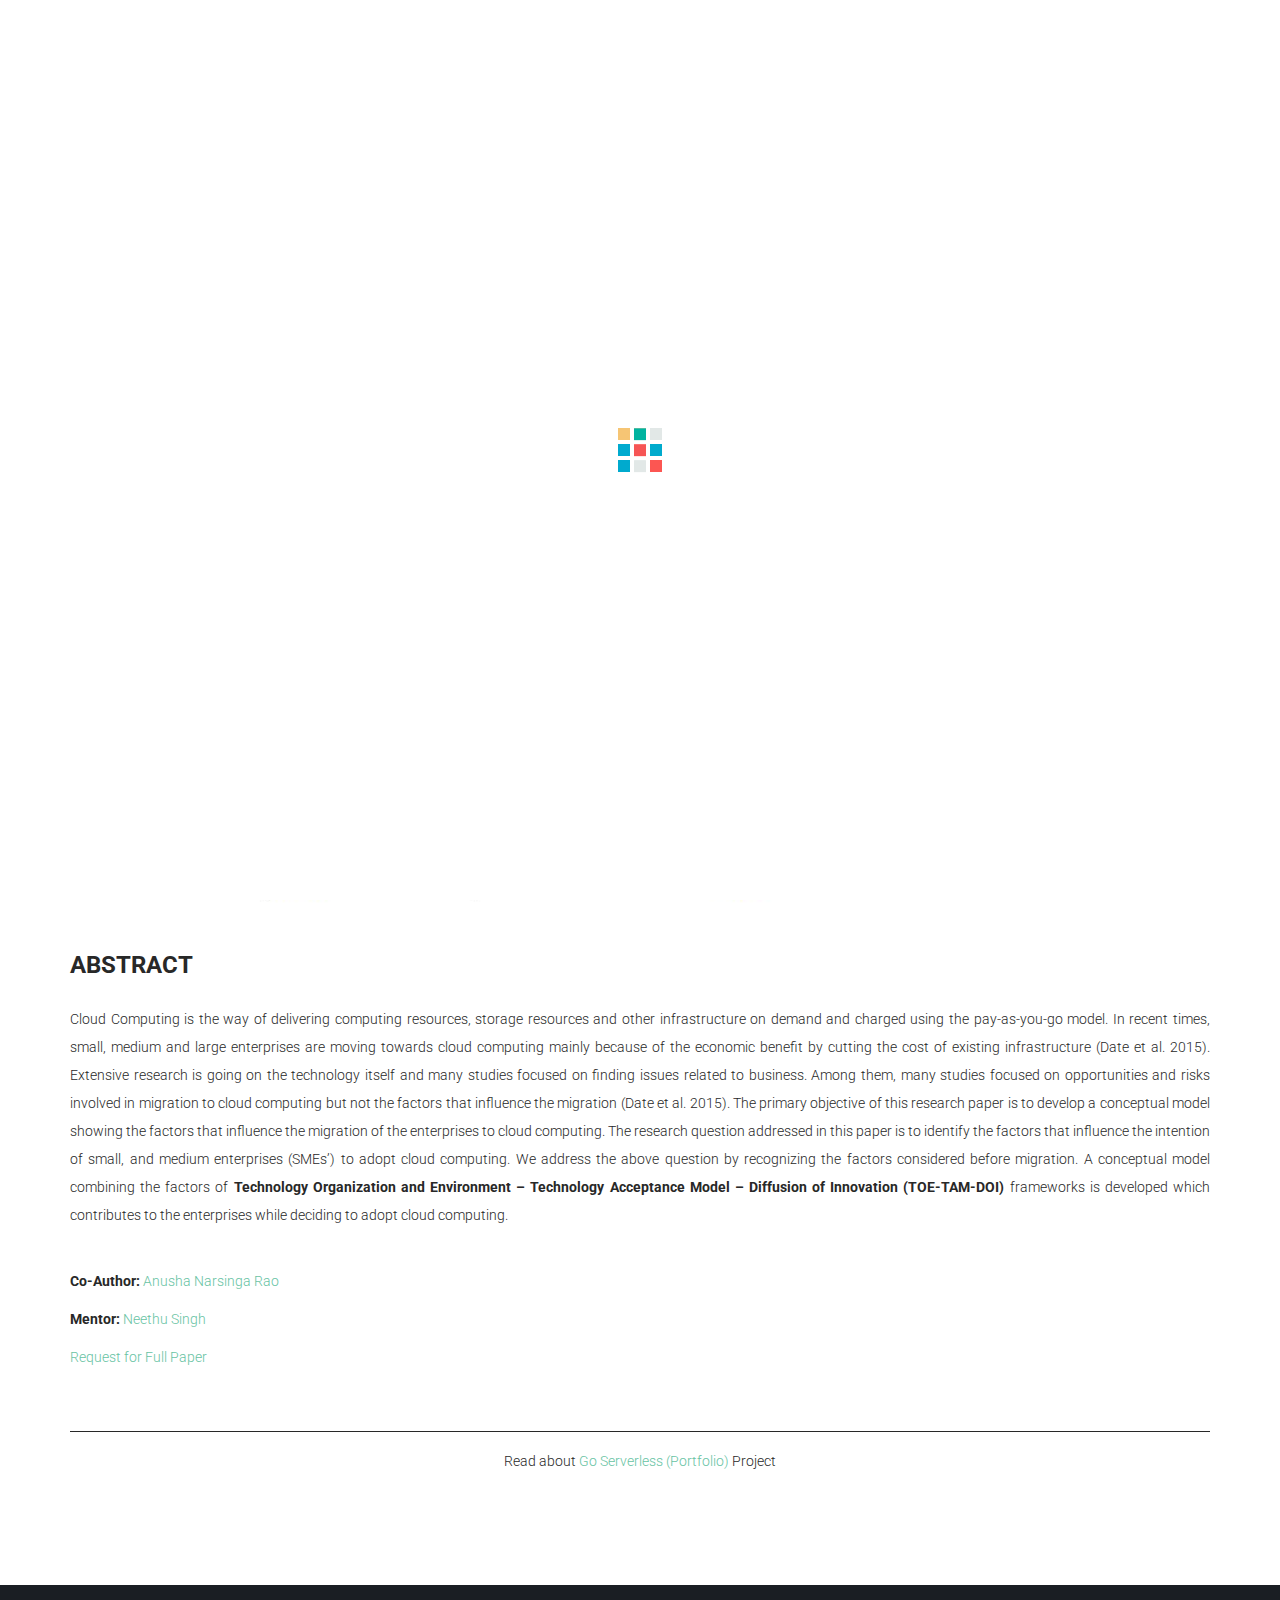
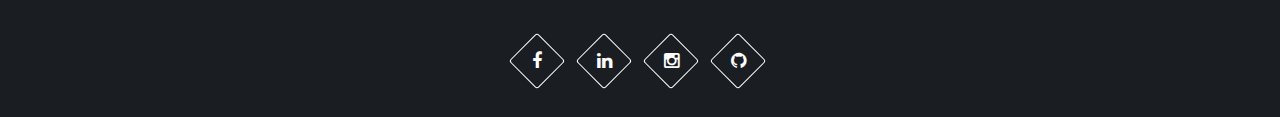
<file: factors-influencing-cloud-migration.html>
<!DOCTYPE html>
<html lang="en">

<head>
  <!-- Global site tag (gtag.js) - Google Analytics -->
  <script async src="https://www.googletagmanager.com/gtag/js?id=UA-122493111-1"></script>
  <script>
    window.dataLayer = window.dataLayer || [];
    function gtag(){dataLayer.push(arguments);}
    gtag('js', new Date());

    gtag('config', 'UA-122493111-1');
  </script>
  <script>
    var trackOutboundLink = function(category,label,url) {
      gtag('event', 'click', {
        'event_category': category ,
        'event_label': label,
        'transport_type': 'beacon',
        'event_callback': function(){document.location = url;}
      });
    }
  </script>
  <meta name="google-site-verification" content="32x8K-cp0_BW2DTegpIyqzDqSBq8QlX483b5moyuIho" />
	<meta charset="UTF-8">
	<meta name="viewport" content="width=device-width, initial-scale=1.0">
	<meta name="description" content="Responsive Personal Portfolio">
	<meta name="author" content="Vamsi Pitta">
  <meta name="keywords" content="S3,static webpage,circleci,github,automation,aws">

	<title>Factors Influencing Migration to Cloud Computing</title>

  <!-- Web Fonts -->
  <link href='https://fonts.googleapis.com/css?family=Roboto:400,300,500,700' rel='stylesheet' type='text/css'>
	<!-- Bootstrap core CSS -->
	<link href="assets/bootstrap/css/bootstrap.min.css" rel="stylesheet" media="screen">
	<!-- Font Awesome CSS -->
	<link href="assets/css/font-awesome.min.css" rel="stylesheet" media="screen">
	<!-- Animate css -->
  <link href="assets/css/animate.css" rel="stylesheet">
  <!-- Magnific css -->
	<link href="assets/css/magnific-popup.css" rel="stylesheet">
	<!-- Custom styles CSS -->
	<link href="assets/css/style.css" rel="stylesheet" media="screen">
  <!-- Responsive CSS -->
  <link href="assets/css/responsive.css" rel="stylesheet">

  <!-- HTML5 Shim and Respond.js IE8 support of HTML5 elements and media queries -->
  <!-- WARNING: Respond.js doesn't work if you view the page via file:// -->
  <!--[if lt IE 9]>
      <script src="https://oss.maxcdn.com/libs/html5shiv/3.7.0/html5shiv.js"></script>
      <script src="https://oss.maxcdn.com/libs/respond.js/1.4.2/respond.min.js"></script>
  <![endif]-->

  <link rel="shortcut icon" href="assets/images/ico/favicon.png">
  <link rel="apple-touch-icon-precomposed" sizes="144x144" href="assets/images/ico/apple-touch-icon-144-precomposed.png">
  <link rel="apple-touch-icon-precomposed" sizes="114x114" href="assets/images/ico/apple-touch-icon-114-precomposed.png">
  <link rel="apple-touch-icon-precomposed" sizes="72x72" href="assets/images/ico/apple-touch-icon-72-precomposed.png">
  <link rel="apple-touch-icon-precomposed" href="assets/images/ico/apple-touch-icon-57-precomposed.png">

</head>

<body>
	<!-- Preloader -->
	<div id="tt-preloader">
		<div id="pre-status">
			<div class="preload-placeholder"></div>
		</div>
	</div>

  <!-- Navigation -->
  <header class="header">
    <nav class="navbar navbar-custom" role="navigation">
      <div class="container">
        <div class="navbar-header">
          <button type="button" class="navbar-toggle" data-toggle="collapse" data-target="#custom-collapse">
            <span class="sr-only">Toggle navigation</span>
            <span class="icon-bar"></span>
            <span class="icon-bar"></span>
            <span class="icon-bar"></span>
          </button>
          <a class="navbar-brand" href="index.html" onclick="gtag('event', 'click' , {'event_category': 'Navigation Menu','event_label': 'Index'});"><h3><span style="color: #52b3d9;">Vamsi </span>Pitta</h3></a>
        </div>

        <div class="collapse navbar-collapse" id="custom-collapse">
          <ul class="nav navbar-nav navbar-right">
            <li><a href="index.html#home" onclick="gtag('event', 'click' , {'event_category': 'Navigation Menu','event_label': 'Home'});">Home</a></li>
            <li><a href="index.html#about" onclick="gtag('event', 'click' , {'event_category': 'Navigation Menu','event_label': 'About'});">About</a></li>
            <li><a href="index.html#projects" onclick="gtag('event', 'click' , {'event_category': 'Navigation Menu','event_label': 'Projects'});">Architecture</a></li>
            <li><a href="index.html#resume" onclick="gtag('event', 'click' , {'event_category': 'Navigation Menu','event_label': 'Resume'});">Resume</a></li>
            <li><a href="index.html#skills" onclick="gtag('event', 'click' , {'event_category': 'Navigation Menu','event_label': 'Skills'});">Skills</a></li>
            <li><a href="index.html#certificates" onclick="gtag('event', 'click' , {'event_category': 'Navigation Menu','event_label': 'Certificates'});">Certificates</a></li>
            <li><a href="index.html#contact" onclick="gtag('event', 'click' , {'event_category': 'Navigation Menu','event_label': 'Contact'});">Contact</a></li>
          </ul>
        </div>
      </div><!-- .container -->
    </nav>
  </header><!-- End Navigation -->

      <!-- About Section -->
    <section id="about" class="about-section section-padding">
      <div class="container">
        <h2 class="section-title wow fadeInUp">Factors Influencing Migration to Cloud Computing</h2>
        <img src="assets/images/blog/tam-toe-doi.jpg" style="padding-bottom: 50px;" alt="TAM-TOE-DOI">
        
            <div class="wow fadeInUp">
              <h3>Abstract</h3><br>
              <p style="text-align: justify;">Cloud Computing is the way of delivering computing resources, storage resources and other infrastructure on demand and charged using the pay-as-you-go model. In recent times, small, medium and large enterprises are moving towards cloud computing mainly because of the economic benefit by cutting the cost of existing infrastructure (Date et al. 2015). Extensive research is going on the technology itself and many studies focused on finding issues related to business. Among them, many studies focused on opportunities and risks involved in migration to cloud computing but not the factors that influence the migration (Date et al. 2015). The primary objective of this research paper is to develop a conceptual model showing the factors that influence the migration of the enterprises to cloud computing. The research question addressed in this paper is to identify the factors that influence the intention of small, and medium enterprises (SMEs’) to adopt cloud computing. We address the above question by recognizing the factors considered before migration. A conceptual model combining the factors of <strong>Technology Organization and Environment – Technology Acceptance Model – Diffusion of Innovation (TOE-TAM-DOI)</strong> frameworks is developed which contributes to the enterprises while deciding to adopt cloud computing.</p>
              <!-- <ul style="list-style-type:disc; padding: 14px;">
                <li>Why certain genres lend higher returns compared to other genres?</li>
                <li>Why certain movies earn higher profit compares to other movies?</li>
                <li>Why certain genres proved to be non-profitable over the years?</li>
              </ul> -->
            </div>
            <br>

            <div class="wow fadeInUp">
              <p><strong>Co-Author:</strong><a href="https://www.linkedin.com/in/anusha-narasinga-rao-06a03613b" target="_blank" onclick="trackOutboundLink('LinkedIn','Anusha Narsinga Rao','https://www.linkedin.com/in/anusha-narasinga-rao-06a03613b'); return false;"> Anusha Narsinga Rao</a></p>
              <p><strong>Mentor:</strong><a href="https://www.linkedin.com/in/nsingh7" target="_blank" onclick="trackOutboundLink('LinkedIn','Neethu Singh','https://www.linkedin.com/in/nsingh7'); return false;"> Neethu Singh</a></p>
              <a href="index.html#contact" onclick="gtag('event', 'click' , {'event_category': 'Navigation Menu','event_label': 'Contact'});">Request for Full Paper</a>
              <!-- <p><strong>:</strong><a href="https://uisacad5.uis.edu/~vpitt4/index.html" target="_blank" onclick="trackOutboundLink('Documentation','Universal Movie Reports','https://uisacad5.uis.edu/~vpitt4/index.html'); return false;"> Universal Movie Reports</a></p> -->
            </div>
            <hr style="margin-top: 60px; border-top: 1px solid #282828 !important">
            <p style="text-align: center;">Read about <a href="goServerless.html" onclick="gtag('event', 'click' , {'event_category': 'Read More','event_label': 'Go Serverless'});">Go Serverless (Portfolio)</a> Project</p>
      </div> <!-- /.container -->
    </section><!-- End About Section -->

	<!-- Footer Section -->
    <footer class="footer-wrapper">
      <div class="container">
        <div class="row">
          <div class="col-md-12">
            <!-- <div class="copyright text-center">
              <p>&copy; TrendyTheme 2015. All rights reserved.</p>
            </div> -->
            <div class="social-icons text-center">
              <ul class="list-inline">
                <li><a href="https://www.facebook.com/vamsi.pitta" target="_blank" onclick="trackOutboundLink('Social Icons','Facebook','https://www.facebook.com/vamsi.pitta'); return false;"><i class="fa fa-facebook"></i></a></li>
                <li><a href="https://www.linkedin.com/in/venkata-vamsi-pitta/" target="_blank" onclick="trackOutboundLink('Social Icons','LinkedIn','https://www.linkedin.com/in/venkata-vamsi-pitta/'); return false;"><i class="fa fa-linkedin"></i></a></li>
                <li><a href="https://www.instagram.com/vamsipitta619/" target="_blank" onclick="trackOutboundLink('Social Icons','Instagram','https://www.instagram.com/vamsipitta619/'); return false;"><i class="fa fa-instagram"></i></a></li>
                <li><a href="https://github.com/vpitt4" target="_blank" onclick="trackOutboundLink('Social Icons','GitHub','https://github.com/vpitt4'); return false;"><i class="fa fa-github"></i></a></li>
              </ul>
            </div> <!-- /.social-icons -->
          </div>
        </div>
      </div>
    </footer><!-- End Footer Section -->


	<!-- Scroll-up -->
	<div class="scroll-up">
		<a href="#about"><i class="fa fa-angle-up"></i></a>
	</div>

	<!-- Javascript files -->
	<script src="assets/js/jquery.js"></script>
	<script src="assets/bootstrap/js/bootstrap.min.js"></script>
  <script src="assets/js/jquery.stellar.min.js"></script>
	<script src="assets/js/jquery.sticky.js"></script>
  <!-- <script src="assets/js/smoothscroll.js"></script> -->
	<script src="assets/js/wow.min.js"></script>
  <script src="assets/js/jquery.countTo.js"></script>
  <script src="assets/js/jquery.inview.min.js"></script> 
  <script src="assets/js/jquery.easypiechart.js"></script>
  <script src="assets/js/jquery.shuffle.min.js"></script>
  <script src="assets/js/jquery.magnific-popup.min.js"></script>
  <script src="https://f.vimeocdn.com/js/froogaloop2.min.js"></script>
  <script src="assets/js/jquery.fitvids.js"></script>
  <!-- <script src="https://maps.googleapis.com/maps/api/js?v=3.exp&amp;sensor=false"></script> -->
  <script src="assets/js/scripts.js"></script>
</body>
</html>
</file>
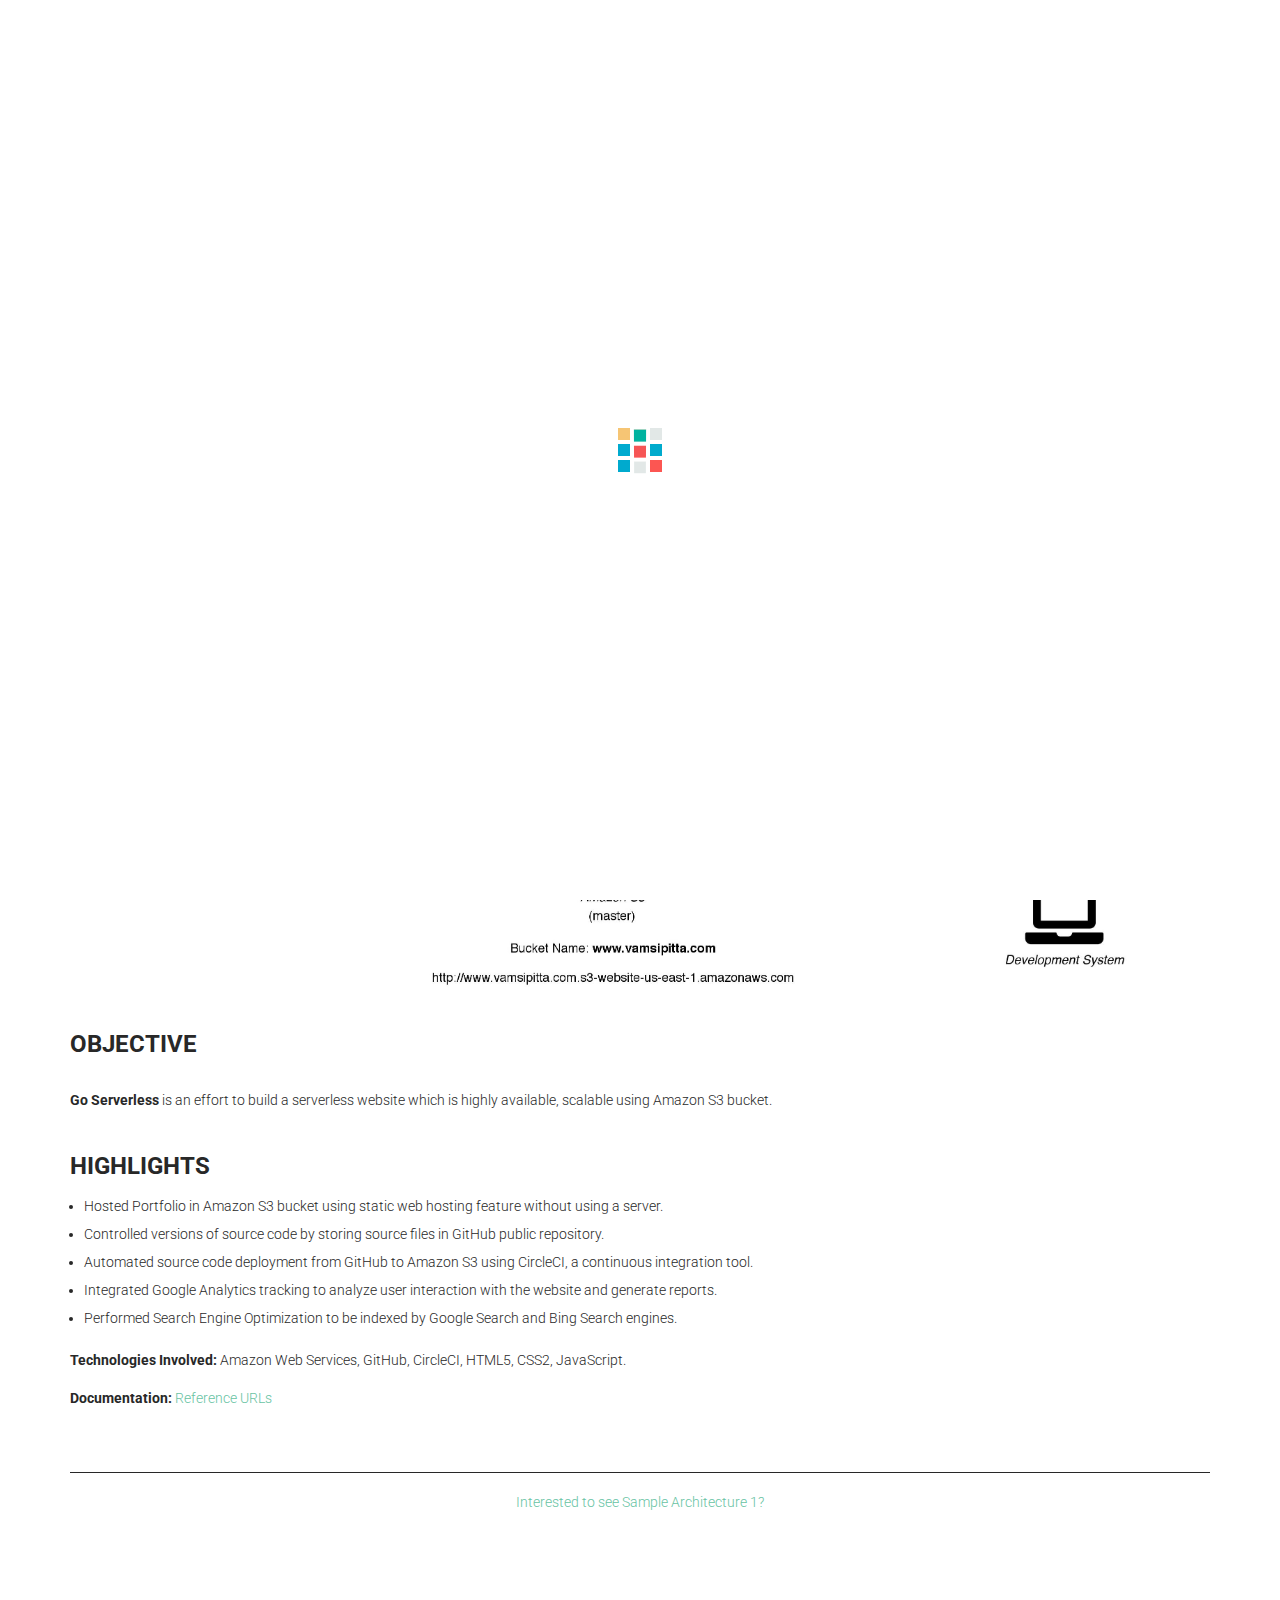
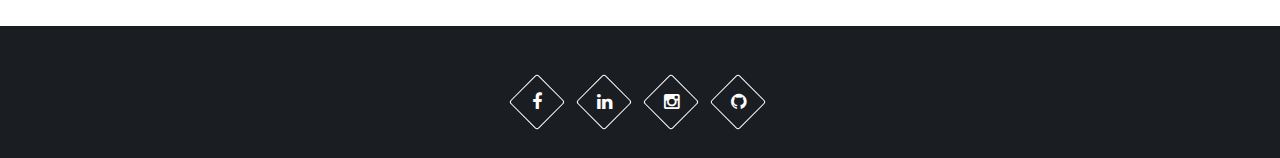
<file: goServerless.html>
<!DOCTYPE html>
<html lang="en">

<head>
  <!-- Global site tag (gtag.js) - Google Analytics -->
  <script async src="https://www.googletagmanager.com/gtag/js?id=UA-122493111-1"></script>
  <script>
    window.dataLayer = window.dataLayer || [];
    function gtag(){dataLayer.push(arguments);}
    gtag('js', new Date());

    gtag('config', 'UA-122493111-1');
  </script>
  <script>
    var trackOutboundLink = function(category,label,url) {
      gtag('event', 'click', {
        'event_category': category ,
        'event_label': label,
        'transport_type': 'beacon',
        'event_callback': function(){document.location = url;}
      });
    }
  </script>
  <meta name="google-site-verification" content="32x8K-cp0_BW2DTegpIyqzDqSBq8QlX483b5moyuIho" />
	<meta charset="UTF-8">
	<meta name="viewport" content="width=device-width, initial-scale=1.0">
	<meta name="description" content="Responsive Personal Portfolio">
	<meta name="author" content="Vamsi Pitta">
  <meta name="keywords" content="S3,static webpage,circleci,github,automation,aws">

	<title>Go Serverless</title>

  <!-- Web Fonts -->
  <link href='https://fonts.googleapis.com/css?family=Roboto:400,300,500,700' rel='stylesheet' type='text/css'>
	<!-- Bootstrap core CSS -->
	<link href="assets/bootstrap/css/bootstrap.min.css" rel="stylesheet" media="screen">
	<!-- Font Awesome CSS -->
	<link href="assets/css/font-awesome.min.css" rel="stylesheet" media="screen">
	<!-- Animate css -->
  <link href="assets/css/animate.css" rel="stylesheet">
  <!-- Magnific css -->
	<link href="assets/css/magnific-popup.css" rel="stylesheet">
	<!-- Custom styles CSS -->
	<link href="assets/css/style.css" rel="stylesheet" media="screen">
  <!-- Responsive CSS -->
  <link href="assets/css/responsive.css" rel="stylesheet">

  <!-- HTML5 Shim and Respond.js IE8 support of HTML5 elements and media queries -->
  <!-- WARNING: Respond.js doesn't work if you view the page via file:// -->
  <!--[if lt IE 9]>
      <script src="https://oss.maxcdn.com/libs/html5shiv/3.7.0/html5shiv.js"></script>
      <script src="https://oss.maxcdn.com/libs/respond.js/1.4.2/respond.min.js"></script>
  <![endif]-->

  <link rel="shortcut icon" href="assets/images/ico/favicon.png">
  <link rel="apple-touch-icon-precomposed" sizes="144x144" href="assets/images/ico/apple-touch-icon-144-precomposed.png">
  <link rel="apple-touch-icon-precomposed" sizes="114x114" href="assets/images/ico/apple-touch-icon-114-precomposed.png">
  <link rel="apple-touch-icon-precomposed" sizes="72x72" href="assets/images/ico/apple-touch-icon-72-precomposed.png">
  <link rel="apple-touch-icon-precomposed" href="assets/images/ico/apple-touch-icon-57-precomposed.png">

</head>

<body>
	<!-- Preloader -->
	<div id="tt-preloader">
		<div id="pre-status">
			<div class="preload-placeholder"></div>
		</div>
	</div>

  <!-- Navigation -->
  <header class="header">
    <nav class="navbar navbar-custom" role="navigation">
      <div class="container">
        <div class="navbar-header">
          <button type="button" class="navbar-toggle" data-toggle="collapse" data-target="#custom-collapse">
            <span class="sr-only">Toggle navigation</span>
            <span class="icon-bar"></span>
            <span class="icon-bar"></span>
            <span class="icon-bar"></span>
          </button>
          <a class="navbar-brand" href="index.html" onclick="gtag('event', 'click' , {'event_category': 'Navigation Menu','event_label': 'Index'});"><h3><span style="color: #52b3d9;">Vamsi </span>Pitta</h3></a>
        </div>

        <div class="collapse navbar-collapse" id="custom-collapse">
          <ul class="nav navbar-nav navbar-right">
            <li><a href="index.html#home" onclick="gtag('event', 'click' , {'event_category': 'Navigation Menu','event_label': 'Home'});">Home</a></li>
            <li><a href="index.html#about" onclick="gtag('event', 'click' , {'event_category': 'Navigation Menu','event_label': 'About'});">About</a></li>
            <li><a href="index.html#projects" onclick="gtag('event', 'click' , {'event_category': 'Navigation Menu','event_label': 'Projects'});">Architecture</a></li>
            <li><a href="index.html#resume" onclick="gtag('event', 'click' , {'event_category': 'Navigation Menu','event_label': 'Resume'});">Resume</a></li>
            <li><a href="index.html#skills" onclick="gtag('event', 'click' , {'event_category': 'Navigation Menu','event_label': 'Skills'});">Skills</a></li>
            <li><a href="index.html#certificates" onclick="gtag('event', 'click' , {'event_category': 'Navigation Menu','event_label': 'Certificates'});">Certificates</a></li>
            <li><a href="index.html#contact" onclick="gtag('event', 'click' , {'event_category': 'Navigation Menu','event_label': 'Contact'});">Contact</a></li>
          </ul>
        </div>
      </div><!-- .container -->
    </nav>
  </header><!-- End Navigation -->

      <!-- About Section -->
    <section id="about" class="about-section section-padding">
      <div class="container">
        <h2 class="section-title wow fadeInUp">Go Severless</h2>
        <img src="assets/images/blog/goServerlessArch.jpg" alt="Go Serverless Architecture">
        
            <div class="short-info wow fadeInUp">
              <h3>Objective</h3>
              <p><strong>Go Serverless</strong> is an effort to build a serverless website which is highly available, scalable using Amazon S3 bucket.</p>
            </div>

            <div class="wow fadeInUp">
              <h3>Highlights</h3>
              <ul style="list-style-type:disc; padding: 14px;">
                <li>Hosted Portfolio in Amazon S3 bucket using static web hosting feature without using a server.</li>
                <li>Controlled versions of source code by storing source files in GitHub public repository.</li>
                <li>Automated source code deployment from GitHub to Amazon S3 using CircleCI, a continuous integration tool.</li>
                <li>Integrated Google Analytics tracking to analyze user interaction with the website and generate reports.</li>
                <li>Performed Search Engine Optimization to be indexed by Google Search and Bing Search engines.</li>
              </ul>
              <p><strong>Technologies Involved:</strong> Amazon Web Services, GitHub, CircleCI, HTML5, CSS2, JavaScript.</p>
              <p><strong>Documentation:</strong><a href="https://uisad-my.sharepoint.com/:w:/g/personal/vpitt4_uisad_uis_edu/EdFjO45T6VhAuKCD1GHXfbsBXnAasUF3JZHAM_iWyGNnOA" target="_blank" onclick="trackOutboundLink('Documentation','Reference URLs','https://uisad-my.sharepoint.com/:w:/g/personal/vpitt4_uisad_uis_edu/EdFjO45T6VhAuKCD1GHXfbsBXnAasUF3JZHAM_iWyGNnOA'); return false;"> Reference URLs</a></p>
            </div>
            <hr style="margin-top: 60px; border-top: 1px solid #282828 !important">
            <p style="text-align: center;"><a href="sample-architecture-1.html" onclick="gtag('event', 'click' , {'event_category': 'Read More','event_label': 'Sample Architecture 1'});">Interested to see Sample Architecture 1?</a></p>
      </div> <!-- /.container -->
    </section><!-- End About Section -->

	<!-- Footer Section -->
    <footer class="footer-wrapper">
      <div class="container">
        <div class="row">
          <div class="col-md-12">
            <!-- <div class="copyright text-center">
              <p>&copy; TrendyTheme 2015. All rights reserved.</p>
            </div> -->
            <div class="social-icons text-center">
              <ul class="list-inline">
                <li><a href="https://www.facebook.com/vamsi.pitta" target="_blank" onclick="trackOutboundLink('Social Icons','Facebook','https://www.facebook.com/vamsi.pitta'); return false;"><i class="fa fa-facebook"></i></a></li>
                <li><a href="https://www.linkedin.com/in/venkata-vamsi-pitta/" target="_blank" onclick="trackOutboundLink('Social Icons','LinkedIn','https://www.linkedin.com/in/venkata-vamsi-pitta/'); return false;"><i class="fa fa-linkedin"></i></a></li>
                <li><a href="https://www.instagram.com/vamsipitta619/" target="_blank" onclick="trackOutboundLink('Social Icons','Instagram','https://www.instagram.com/vamsipitta619/'); return false;"><i class="fa fa-instagram"></i></a></li>
                <li><a href="https://github.com/vpitt4" target="_blank" onclick="trackOutboundLink('Social Icons','GitHub','https://github.com/vpitt4'); return false;"><i class="fa fa-github"></i></a></li>
              </ul>
            </div> <!-- /.social-icons -->
          </div>
        </div>
      </div>
    </footer><!-- End Footer Section -->


	<!-- Scroll-up -->
	<div class="scroll-up">
		<a href="#about"><i class="fa fa-angle-up"></i></a>
	</div>

	<!-- Javascript files -->
	<script src="assets/js/jquery.js"></script>
	<script src="assets/bootstrap/js/bootstrap.min.js"></script>
  <script src="assets/js/jquery.stellar.min.js"></script>
	<script src="assets/js/jquery.sticky.js"></script>
  <!-- <script src="assets/js/smoothscroll.js"></script> -->
	<script src="assets/js/wow.min.js"></script>
  <script src="assets/js/jquery.countTo.js"></script>
  <script src="assets/js/jquery.inview.min.js"></script> 
  <script src="assets/js/jquery.easypiechart.js"></script>
  <script src="assets/js/jquery.shuffle.min.js"></script>
  <script src="assets/js/jquery.magnific-popup.min.js"></script>
  <script src="https://f.vimeocdn.com/js/froogaloop2.min.js"></script>
  <script src="assets/js/jquery.fitvids.js"></script>
  <!-- <script src="https://maps.googleapis.com/maps/api/js?v=3.exp&amp;sensor=false"></script> -->
  <script src="assets/js/scripts.js"></script>
</body>
</html>
</file>
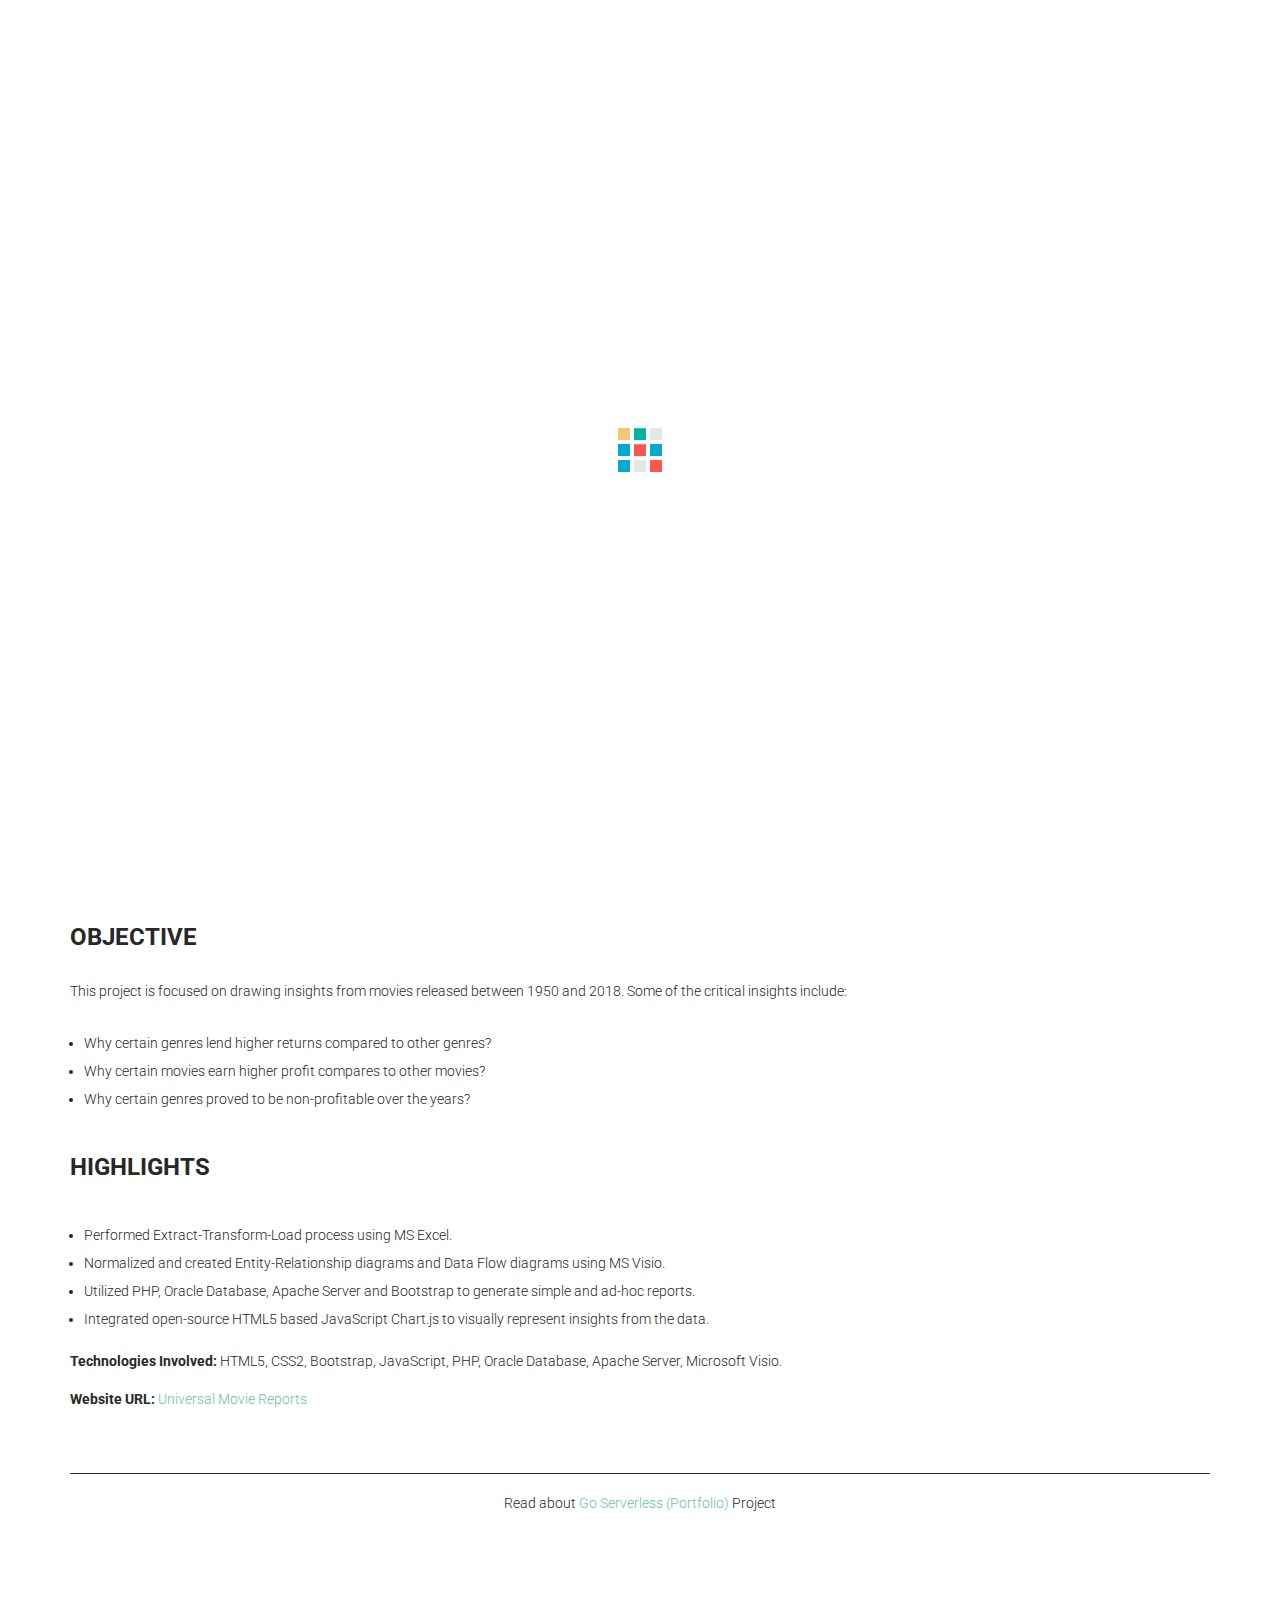
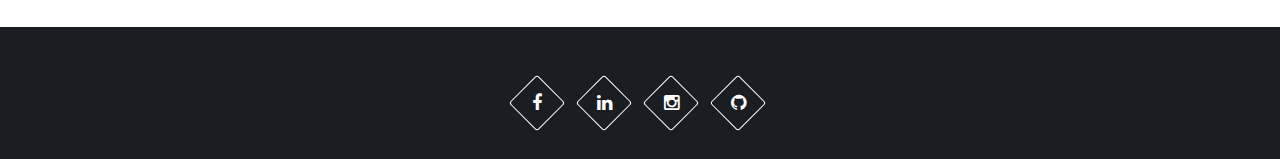
<file: movie-reports.html>
<!DOCTYPE html>
<html lang="en">

<head>
  <!-- Global site tag (gtag.js) - Google Analytics -->
  <script async src="https://www.googletagmanager.com/gtag/js?id=UA-122493111-1"></script>
  <script>
    window.dataLayer = window.dataLayer || [];
    function gtag(){dataLayer.push(arguments);}
    gtag('js', new Date());

    gtag('config', 'UA-122493111-1');
  </script>
  <script>
    var trackOutboundLink = function(category,label,url) {
      gtag('event', 'click', {
        'event_category': category ,
        'event_label': label,
        'transport_type': 'beacon',
        'event_callback': function(){document.location = url;}
      });
    }
  </script>
  <meta name="google-site-verification" content="32x8K-cp0_BW2DTegpIyqzDqSBq8QlX483b5moyuIho" />
	<meta charset="UTF-8">
	<meta name="viewport" content="width=device-width, initial-scale=1.0">
	<meta name="description" content="Responsive Personal Portfolio">
	<meta name="author" content="Vamsi Pitta">
  <meta name="keywords" content="S3,static webpage,circleci,github,automation,aws">

	<title>Movie Reports</title>

  <!-- Web Fonts -->
  <link href='https://fonts.googleapis.com/css?family=Roboto:400,300,500,700' rel='stylesheet' type='text/css'>
	<!-- Bootstrap core CSS -->
	<link href="assets/bootstrap/css/bootstrap.min.css" rel="stylesheet" media="screen">
	<!-- Font Awesome CSS -->
	<link href="assets/css/font-awesome.min.css" rel="stylesheet" media="screen">
	<!-- Animate css -->
  <link href="assets/css/animate.css" rel="stylesheet">
  <!-- Magnific css -->
	<link href="assets/css/magnific-popup.css" rel="stylesheet">
	<!-- Custom styles CSS -->
	<link href="assets/css/style.css" rel="stylesheet" media="screen">
  <!-- Responsive CSS -->
  <link href="assets/css/responsive.css" rel="stylesheet">

  <!-- HTML5 Shim and Respond.js IE8 support of HTML5 elements and media queries -->
  <!-- WARNING: Respond.js doesn't work if you view the page via file:// -->
  <!--[if lt IE 9]>
      <script src="https://oss.maxcdn.com/libs/html5shiv/3.7.0/html5shiv.js"></script>
      <script src="https://oss.maxcdn.com/libs/respond.js/1.4.2/respond.min.js"></script>
  <![endif]-->

  <link rel="shortcut icon" href="assets/images/ico/favicon.png">
  <link rel="apple-touch-icon-precomposed" sizes="144x144" href="assets/images/ico/apple-touch-icon-144-precomposed.png">
  <link rel="apple-touch-icon-precomposed" sizes="114x114" href="assets/images/ico/apple-touch-icon-114-precomposed.png">
  <link rel="apple-touch-icon-precomposed" sizes="72x72" href="assets/images/ico/apple-touch-icon-72-precomposed.png">
  <link rel="apple-touch-icon-precomposed" href="assets/images/ico/apple-touch-icon-57-precomposed.png">

</head>

<body>
	<!-- Preloader -->
	<div id="tt-preloader">
		<div id="pre-status">
			<div class="preload-placeholder"></div>
		</div>
	</div>

  <!-- Navigation -->
  <header class="header">
    <nav class="navbar navbar-custom" role="navigation">
      <div class="container">
        <div class="navbar-header">
          <button type="button" class="navbar-toggle" data-toggle="collapse" data-target="#custom-collapse">
            <span class="sr-only">Toggle navigation</span>
            <span class="icon-bar"></span>
            <span class="icon-bar"></span>
            <span class="icon-bar"></span>
          </button>
          <a class="navbar-brand" href="index.html" onclick="gtag('event', 'click' , {'event_category': 'Navigation Menu','event_label': 'Index'});"><h3><span style="color: #52b3d9;">Vamsi </span>Pitta</h3></a>
        </div>

        <div class="collapse navbar-collapse" id="custom-collapse">
          <ul class="nav navbar-nav navbar-right">
            <li><a href="index.html#home" onclick="gtag('event', 'click' , {'event_category': 'Navigation Menu','event_label': 'Home'});">Home</a></li>
            <li><a href="index.html#about" onclick="gtag('event', 'click' , {'event_category': 'Navigation Menu','event_label': 'About'});">About</a></li>
            <li><a href="index.html#projects" onclick="gtag('event', 'click' , {'event_category': 'Navigation Menu','event_label': 'Projects'});">Architecture</a></li>
            <li><a href="index.html#resume" onclick="gtag('event', 'click' , {'event_category': 'Navigation Menu','event_label': 'Resume'});">Resume</a></li>
            <li><a href="index.html#skills" onclick="gtag('event', 'click' , {'event_category': 'Navigation Menu','event_label': 'Skills'});">Skills</a></li>
            <li><a href="index.html#certificates" onclick="gtag('event', 'click' , {'event_category': 'Navigation Menu','event_label': 'Certificates'});">Certificates</a></li>
            <li><a href="index.html#contact" onclick="gtag('event', 'click' , {'event_category': 'Navigation Menu','event_label': 'Contact'});">Contact</a></li>
          </ul>
        </div>
      </div><!-- .container -->
    </nav>
  </header><!-- End Navigation -->

      <!-- About Section -->
    <section id="about" class="about-section section-padding">
      <div class="container">
        <h2 class="section-title wow fadeInUp">Universal Movie Reports</h2>
        <img src="assets/images/blog/umr.jpg" style="padding-bottom: 50px;" alt="Universal Movie Reports Cover">
        
            <div class="wow fadeInUp">
              <h3>Objective</h3><br>
              <p>This project is focused on drawing insights from movies released between 1950 and 2018. Some of the critical insights include:</p>
              <ul style="list-style-type:disc; padding: 14px;">
                <li>Why certain genres lend higher returns compared to other genres?</li>
                <li>Why certain movies earn higher profit compares to other movies?</li>
                <li>Why certain genres proved to be non-profitable over the years?</li>
              </ul>
            </div>
            <br>

            <div class="wow fadeInUp">
              <h3>Highlights</h3><br>
              <ul style="list-style-type:disc; padding: 14px;">
                <li>Performed Extract-Transform-Load process using MS Excel.</li>
                <li>Normalized and created Entity-Relationship diagrams and Data Flow diagrams using MS Visio.</li>
                <li>Utilized PHP, Oracle Database, Apache Server and Bootstrap to generate simple and ad-hoc reports.</li>
                <li>Integrated open-source HTML5 based JavaScript Chart.js to visually represent insights from the data.</li>
              </ul>
              <p><strong>Technologies Involved:</strong> HTML5, CSS2, Bootstrap, JavaScript, PHP, Oracle Database, Apache Server, Microsoft Visio.</p>
              <p><strong>Website URL:</strong><a href="https://uisacad5.uis.edu/~vpitt4/index.html" target="_blank" onclick="trackOutboundLink('Documentation','Universal Movie Reports','https://uisacad5.uis.edu/~vpitt4/index.html'); return false;"> Universal Movie Reports</a></p>
            </div>
            <hr style="margin-top: 60px; border-top: 1px solid #282828 !important">
            <p style="text-align: center;">Read about <a href="goServerless.html" onclick="gtag('event', 'click' , {'event_category': 'Read More','event_label': 'Go Serverless'});">Go Serverless (Portfolio)</a> Project</p>
      </div> <!-- /.container -->
    </section><!-- End About Section -->

	<!-- Footer Section -->
    <footer class="footer-wrapper">
      <div class="container">
        <div class="row">
          <div class="col-md-12">
            <!-- <div class="copyright text-center">
              <p>&copy; TrendyTheme 2015. All rights reserved.</p>
            </div> -->
            <div class="social-icons text-center">
              <ul class="list-inline">
                <li><a href="https://www.facebook.com/vamsi.pitta" target="_blank" onclick="trackOutboundLink('Social Icons','Facebook','https://www.facebook.com/vamsi.pitta'); return false;"><i class="fa fa-facebook"></i></a></li>
                <li><a href="https://www.linkedin.com/in/venkata-vamsi-pitta/" target="_blank" onclick="trackOutboundLink('Social Icons','LinkedIn','https://www.linkedin.com/in/venkata-vamsi-pitta/'); return false;"><i class="fa fa-linkedin"></i></a></li>
                <li><a href="https://www.instagram.com/vamsipitta619/" target="_blank" onclick="trackOutboundLink('Social Icons','Instagram','https://www.instagram.com/vamsipitta619/'); return false;"><i class="fa fa-instagram"></i></a></li>
                <li><a href="https://github.com/vpitt4" target="_blank" onclick="trackOutboundLink('Social Icons','GitHub','https://github.com/vpitt4'); return false;"><i class="fa fa-github"></i></a></li>
              </ul>
            </div> <!-- /.social-icons -->
          </div>
        </div>
      </div>
    </footer><!-- End Footer Section -->


	<!-- Scroll-up -->
	<div class="scroll-up">
		<a href="#about"><i class="fa fa-angle-up"></i></a>
	</div>

	<!-- Javascript files -->
	<script src="assets/js/jquery.js"></script>
	<script src="assets/bootstrap/js/bootstrap.min.js"></script>
  <script src="assets/js/jquery.stellar.min.js"></script>
	<script src="assets/js/jquery.sticky.js"></script>
  <!-- <script src="assets/js/smoothscroll.js"></script> -->
	<script src="assets/js/wow.min.js"></script>
  <script src="assets/js/jquery.countTo.js"></script>
  <script src="assets/js/jquery.inview.min.js"></script> 
  <script src="assets/js/jquery.easypiechart.js"></script>
  <script src="assets/js/jquery.shuffle.min.js"></script>
  <script src="assets/js/jquery.magnific-popup.min.js"></script>
  <script src="https://f.vimeocdn.com/js/froogaloop2.min.js"></script>
  <script src="assets/js/jquery.fitvids.js"></script>
  <!-- <script src="https://maps.googleapis.com/maps/api/js?v=3.exp&amp;sensor=false"></script> -->
  <script src="assets/js/scripts.js"></script>
</body>
</html>
</file>
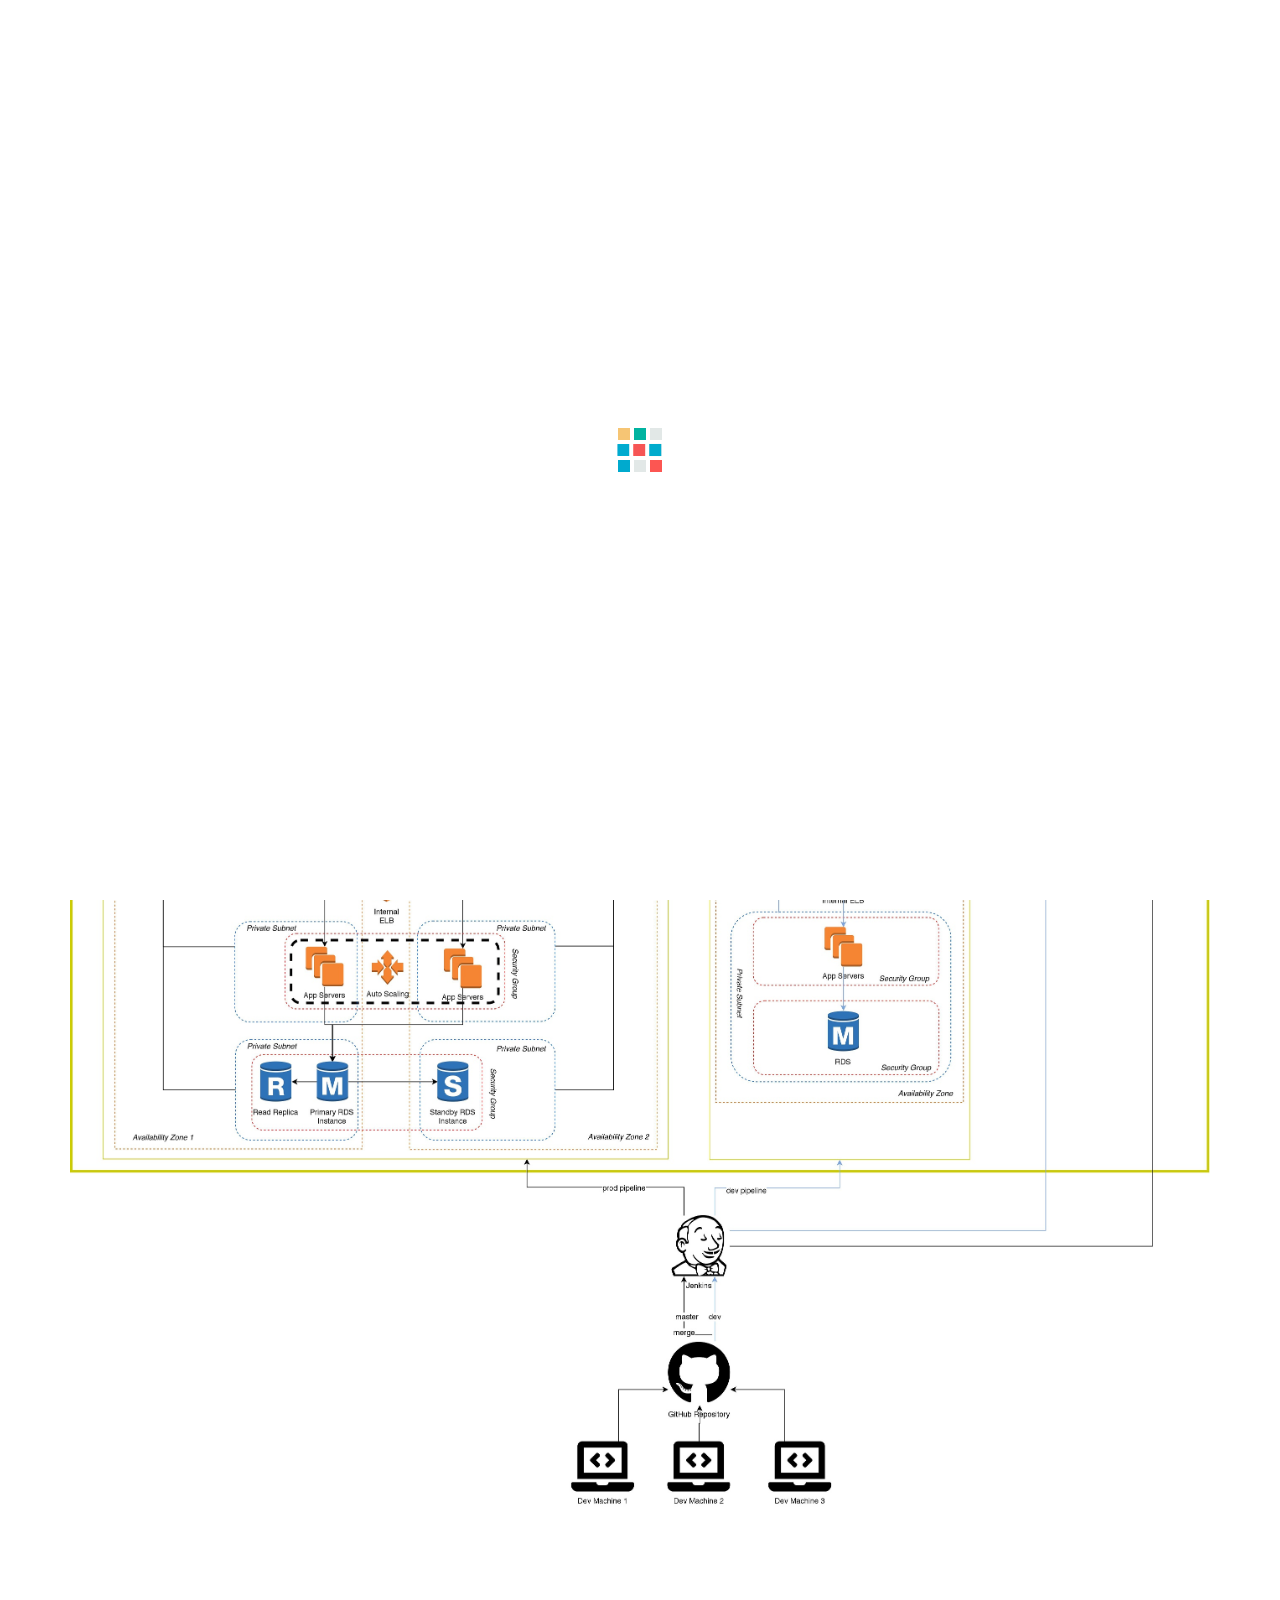
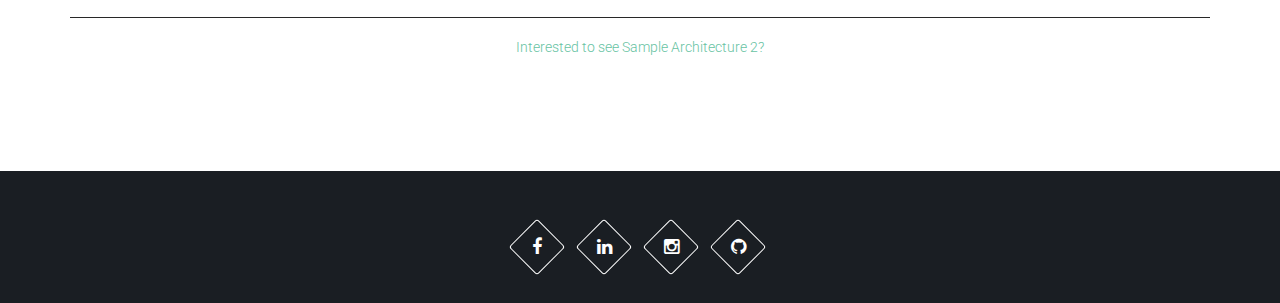
<file: sample-architecture-1.html>
<!DOCTYPE html>
<html lang="en">

<head>
  <!-- Global site tag (gtag.js) - Google Analytics -->
  <script async src="https://www.googletagmanager.com/gtag/js?id=UA-122493111-1"></script>
  <script>
    window.dataLayer = window.dataLayer || [];
    function gtag(){dataLayer.push(arguments);}
    gtag('js', new Date());

    gtag('config', 'UA-122493111-1');
  </script>
  <script>
    var trackOutboundLink = function(category,label,url) {
      gtag('event', 'click', {
        'event_category': category ,
        'event_label': label,
        'transport_type': 'beacon',
        'event_callback': function(){document.location = url;}
      });
    }
  </script>
  <meta name="google-site-verification" content="32x8K-cp0_BW2DTegpIyqzDqSBq8QlX483b5moyuIho" />
	<meta charset="UTF-8">
	<meta name="viewport" content="width=device-width, initial-scale=1.0">
	<meta name="description" content="Responsive Personal Portfolio">
	<meta name="author" content="Vamsi Pitta">
  <meta name="keywords" content="S3,static webpage,circleci,github,automation,aws">

	<title>Sample Architecture</title>

  <!-- Web Fonts -->
  <link href='https://fonts.googleapis.com/css?family=Roboto:400,300,500,700' rel='stylesheet' type='text/css'>
	<!-- Bootstrap core CSS -->
	<link href="assets/bootstrap/css/bootstrap.min.css" rel="stylesheet" media="screen">
	<!-- Font Awesome CSS -->
	<link href="assets/css/font-awesome.min.css" rel="stylesheet" media="screen">
	<!-- Animate css -->
  <link href="assets/css/animate.css" rel="stylesheet">
  <!-- Magnific css -->
	<link href="assets/css/magnific-popup.css" rel="stylesheet">
	<!-- Custom styles CSS -->
	<link href="assets/css/style.css" rel="stylesheet" media="screen">
  <!-- Responsive CSS -->
  <link href="assets/css/responsive.css" rel="stylesheet">

  <!-- HTML5 Shim and Respond.js IE8 support of HTML5 elements and media queries -->
  <!-- WARNING: Respond.js doesn't work if you view the page via file:// -->
  <!--[if lt IE 9]>
      <script src="https://oss.maxcdn.com/libs/html5shiv/3.7.0/html5shiv.js"></script>
      <script src="https://oss.maxcdn.com/libs/respond.js/1.4.2/respond.min.js"></script>
  <![endif]-->

  <link rel="shortcut icon" href="assets/images/ico/favicon.png">
  <link rel="apple-touch-icon-precomposed" sizes="144x144" href="assets/images/ico/apple-touch-icon-144-precomposed.png">
  <link rel="apple-touch-icon-precomposed" sizes="114x114" href="assets/images/ico/apple-touch-icon-114-precomposed.png">
  <link rel="apple-touch-icon-precomposed" sizes="72x72" href="assets/images/ico/apple-touch-icon-72-precomposed.png">
  <link rel="apple-touch-icon-precomposed" href="assets/images/ico/apple-touch-icon-57-precomposed.png">

</head>

<body>
	<!-- Preloader -->
	<div id="tt-preloader">
		<div id="pre-status">
			<div class="preload-placeholder"></div>
		</div>
	</div>

  <!-- Navigation -->
  <header class="header">
    <nav class="navbar navbar-custom" role="navigation">
      <div class="container">
        <div class="navbar-header">
          <button type="button" class="navbar-toggle" data-toggle="collapse" data-target="#custom-collapse">
            <span class="sr-only">Toggle navigation</span>
            <span class="icon-bar"></span>
            <span class="icon-bar"></span>
            <span class="icon-bar"></span>
          </button>
          <a class="navbar-brand" href="index.html" onclick="gtag('event', 'click' , {'event_category': 'Navigation Menu','event_label': 'Index'});"><h3><span style="color: #52b3d9;">Vamsi </span>Pitta</h3></a>
        </div>

        <div class="collapse navbar-collapse" id="custom-collapse">
          <ul class="nav navbar-nav navbar-right">
            <li><a href="index.html#home" onclick="gtag('event', 'click' , {'event_category': 'Navigation Menu','event_label': 'Home'});">Home</a></li>
            <li><a href="index.html#about" onclick="gtag('event', 'click' , {'event_category': 'Navigation Menu','event_label': 'About'});">About</a></li>
            <li><a href="index.html#projects" onclick="gtag('event', 'click' , {'event_category': 'Navigation Menu','event_label': 'Projects'});">Architecture</a></li>
            <li><a href="index.html#resume" onclick="gtag('event', 'click' , {'event_category': 'Navigation Menu','event_label': 'Resume'});">Resume</a></li>
            <li><a href="index.html#skills" onclick="gtag('event', 'click' , {'event_category': 'Navigation Menu','event_label': 'Skills'});">Skills</a></li>
            <li><a href="index.html#certificates" onclick="gtag('event', 'click' , {'event_category': 'Navigation Menu','event_label': 'Certificates'});">Certificates</a></li>
            <li><a href="index.html#contact" onclick="gtag('event', 'click' , {'event_category': 'Navigation Menu','event_label': 'Contact'});">Contact</a></li>
          </ul>
        </div>
      </div><!-- .container -->
    </nav>
  </header><!-- End Navigation -->

      <!-- About Section -->
    <section id="about" class="about-section section-padding">
      <div class="container">
        <h2 class="section-title wow fadeInUp">Sample Architecture 1</h2>
        <img src="assets/images/blog/sample-architecture-1.jpg" style="padding-bottom: 50px;" alt="Sample Architecture Cover">
        
            <!-- <div class="wow fadeInUp">
              <h3>Objective</h3><br>
              <p>This project is focused on drawing insights from movies released between 1950 and 2018. Some of the critical insights include:</p>
              <ul style="list-style-type:disc; padding: 14px;">
                <li>Why certain genres lend higher returns compared to other genres?</li>
                <li>Why certain movies earn higher profit compares to other movies?</li>
                <li>Why certain genres proved to be non-profitable over the years?</li>
              </ul>
            </div>
            <br>

            <div class="wow fadeInUp">
              <h3>Highlights</h3><br>
              <ul style="list-style-type:disc; padding: 14px;">
                <li>Performed Extract-Transform-Load process using MS Excel.</li>
                <li>Normalized and created Entity-Relationship diagrams and Data Flow diagrams using MS Visio.</li>
                <li>Utilized PHP, Oracle Database, Apache Server and Bootstrap to generate simple and ad-hoc reports.</li>
                <li>Integrated open-source HTML5 based JavaScript Chart.js to visually represent insights from the data.</li>
              </ul>
              <p><strong>Technologies Involved:</strong> HTML5, CSS2, Bootstrap, JavaScript, PHP, Oracle Database, Apache Server, Microsoft Visio.</p>
              <p><strong>Website URL:</strong><a href="https://uisacad5.uis.edu/~vpitt4/index.html" target="_blank" onclick="trackOutboundLink('Documentation','Universal Movie Reports','https://uisacad5.uis.edu/~vpitt4/index.html'); return false;"> Universal Movie Reports</a></p>
            </div> -->
            <hr style="margin-top: 60px; border-top: 1px solid #282828 !important">
            <p style="text-align: center;"><a href="sample-architecture-2.html" onclick="gtag('event', 'click' , {'event_category': 'Read More','event_label': 'Sample Architecture 2'});">Interested to see Sample Architecture 2?</a></p>
      </div> <!-- /.container -->
    </section><!-- End About Section -->

	<!-- Footer Section -->
    <footer class="footer-wrapper">
      <div class="container">
        <div class="row">
          <div class="col-md-12">
            <!-- <div class="copyright text-center">
              <p>&copy; TrendyTheme 2015. All rights reserved.</p>
            </div> -->
            <div class="social-icons text-center">
              <ul class="list-inline">
                <li><a href="https://www.facebook.com/vamsi.pitta" target="_blank" onclick="trackOutboundLink('Social Icons','Facebook','https://www.facebook.com/vamsi.pitta'); return false;"><i class="fa fa-facebook"></i></a></li>
                <li><a href="https://www.linkedin.com/in/venkata-vamsi-pitta/" target="_blank" onclick="trackOutboundLink('Social Icons','LinkedIn','https://www.linkedin.com/in/venkata-vamsi-pitta/'); return false;"><i class="fa fa-linkedin"></i></a></li>
                <li><a href="https://www.instagram.com/vamsipitta619/" target="_blank" onclick="trackOutboundLink('Social Icons','Instagram','https://www.instagram.com/vamsipitta619/'); return false;"><i class="fa fa-instagram"></i></a></li>
                <li><a href="https://github.com/vpitt4" target="_blank" onclick="trackOutboundLink('Social Icons','GitHub','https://github.com/vpitt4'); return false;"><i class="fa fa-github"></i></a></li>
              </ul>
            </div> <!-- /.social-icons -->
          </div>
        </div>
      </div>
    </footer><!-- End Footer Section -->


	<!-- Scroll-up -->
	<div class="scroll-up">
		<a href="#about"><i class="fa fa-angle-up"></i></a>
	</div>

	<!-- Javascript files -->
	<script src="assets/js/jquery.js"></script>
	<script src="assets/bootstrap/js/bootstrap.min.js"></script>
  <script src="assets/js/jquery.stellar.min.js"></script>
	<script src="assets/js/jquery.sticky.js"></script>
  <!-- <script src="assets/js/smoothscroll.js"></script> -->
	<script src="assets/js/wow.min.js"></script>
  <script src="assets/js/jquery.countTo.js"></script>
  <script src="assets/js/jquery.inview.min.js"></script> 
  <script src="assets/js/jquery.easypiechart.js"></script>
  <script src="assets/js/jquery.shuffle.min.js"></script>
  <script src="assets/js/jquery.magnific-popup.min.js"></script>
  <script src="https://f.vimeocdn.com/js/froogaloop2.min.js"></script>
  <script src="assets/js/jquery.fitvids.js"></script>
  <!-- <script src="https://maps.googleapis.com/maps/api/js?v=3.exp&amp;sensor=false"></script> -->
  <script src="assets/js/scripts.js"></script>
</body>
</html>
</file>
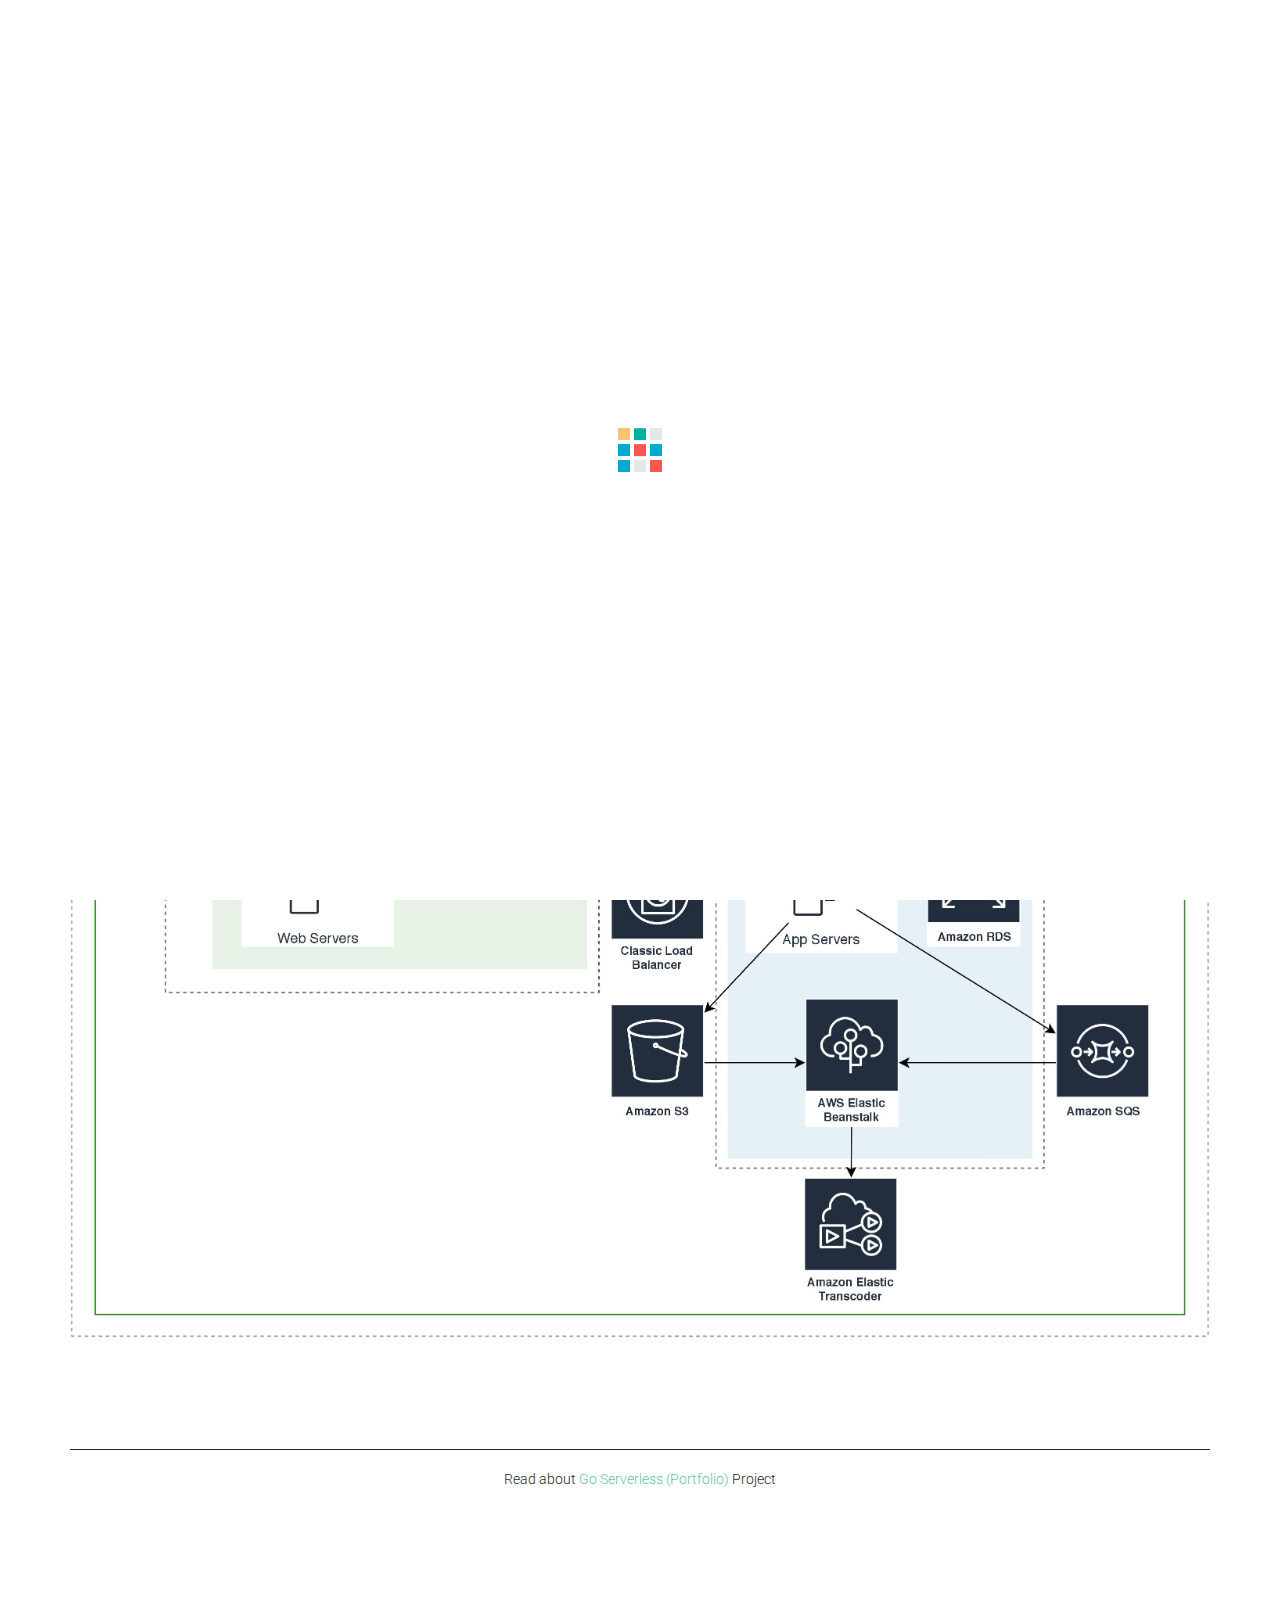
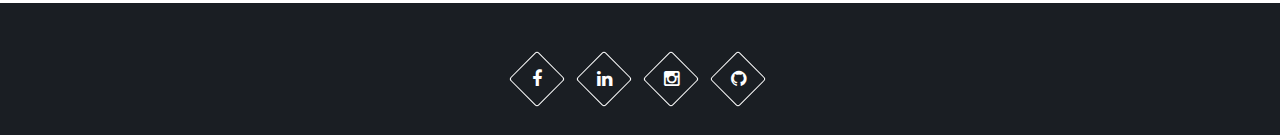
<file: sample-architecture-2.html>
<!DOCTYPE html>
<html lang="en">

<head>
  <!-- Global site tag (gtag.js) - Google Analytics -->
  <script async src="https://www.googletagmanager.com/gtag/js?id=UA-122493111-1"></script>
  <script>
    window.dataLayer = window.dataLayer || [];
    function gtag(){dataLayer.push(arguments);}
    gtag('js', new Date());

    gtag('config', 'UA-122493111-1');
  </script>
  <script>
    var trackOutboundLink = function(category,label,url) {
      gtag('event', 'click', {
        'event_category': category ,
        'event_label': label,
        'transport_type': 'beacon',
        'event_callback': function(){document.location = url;}
      });
    }
  </script>
  <meta name="google-site-verification" content="32x8K-cp0_BW2DTegpIyqzDqSBq8QlX483b5moyuIho" />
	<meta charset="UTF-8">
	<meta name="viewport" content="width=device-width, initial-scale=1.0">
	<meta name="description" content="Responsive Personal Portfolio">
	<meta name="author" content="Vamsi Pitta">
  <meta name="keywords" content="S3,static webpage,circleci,github,automation,aws">

	<title>Sample Architecture</title>

  <!-- Web Fonts -->
  <link href='https://fonts.googleapis.com/css?family=Roboto:400,300,500,700' rel='stylesheet' type='text/css'>
	<!-- Bootstrap core CSS -->
	<link href="assets/bootstrap/css/bootstrap.min.css" rel="stylesheet" media="screen">
	<!-- Font Awesome CSS -->
	<link href="assets/css/font-awesome.min.css" rel="stylesheet" media="screen">
	<!-- Animate css -->
  <link href="assets/css/animate.css" rel="stylesheet">
  <!-- Magnific css -->
	<link href="assets/css/magnific-popup.css" rel="stylesheet">
	<!-- Custom styles CSS -->
	<link href="assets/css/style.css" rel="stylesheet" media="screen">
  <!-- Responsive CSS -->
  <link href="assets/css/responsive.css" rel="stylesheet">

  <!-- HTML5 Shim and Respond.js IE8 support of HTML5 elements and media queries -->
  <!-- WARNING: Respond.js doesn't work if you view the page via file:// -->
  <!--[if lt IE 9]>
      <script src="https://oss.maxcdn.com/libs/html5shiv/3.7.0/html5shiv.js"></script>
      <script src="https://oss.maxcdn.com/libs/respond.js/1.4.2/respond.min.js"></script>
  <![endif]-->

  <link rel="shortcut icon" href="assets/images/ico/favicon.png">
  <link rel="apple-touch-icon-precomposed" sizes="144x144" href="assets/images/ico/apple-touch-icon-144-precomposed.png">
  <link rel="apple-touch-icon-precomposed" sizes="114x114" href="assets/images/ico/apple-touch-icon-114-precomposed.png">
  <link rel="apple-touch-icon-precomposed" sizes="72x72" href="assets/images/ico/apple-touch-icon-72-precomposed.png">
  <link rel="apple-touch-icon-precomposed" href="assets/images/ico/apple-touch-icon-57-precomposed.png">

</head>

<body>
	<!-- Preloader -->
	<div id="tt-preloader">
		<div id="pre-status">
			<div class="preload-placeholder"></div>
		</div>
	</div>

  <!-- Navigation -->
  <header class="header">
    <nav class="navbar navbar-custom" role="navigation">
      <div class="container">
        <div class="navbar-header">
          <button type="button" class="navbar-toggle" data-toggle="collapse" data-target="#custom-collapse">
            <span class="sr-only">Toggle navigation</span>
            <span class="icon-bar"></span>
            <span class="icon-bar"></span>
            <span class="icon-bar"></span>
          </button>
          <a class="navbar-brand" href="index.html" onclick="gtag('event', 'click' , {'event_category': 'Navigation Menu','event_label': 'Index'});"><h3><span style="color: #52b3d9;">Vamsi </span>Pitta</h3></a>
        </div>

        <div class="collapse navbar-collapse" id="custom-collapse">
          <ul class="nav navbar-nav navbar-right">
            <li><a href="index.html#home" onclick="gtag('event', 'click' , {'event_category': 'Navigation Menu','event_label': 'Home'});">Home</a></li>
            <li><a href="index.html#about" onclick="gtag('event', 'click' , {'event_category': 'Navigation Menu','event_label': 'About'});">About</a></li>
            <li><a href="index.html#projects" onclick="gtag('event', 'click' , {'event_category': 'Navigation Menu','event_label': 'Projects'});">Architecture</a></li>
            <li><a href="index.html#resume" onclick="gtag('event', 'click' , {'event_category': 'Navigation Menu','event_label': 'Resume'});">Resume</a></li>
            <li><a href="index.html#skills" onclick="gtag('event', 'click' , {'event_category': 'Navigation Menu','event_label': 'Skills'});">Skills</a></li>
            <li><a href="index.html#certificates" onclick="gtag('event', 'click' , {'event_category': 'Navigation Menu','event_label': 'Certificates'});">Certificates</a></li>
            <li><a href="index.html#contact" onclick="gtag('event', 'click' , {'event_category': 'Navigation Menu','event_label': 'Contact'});">Contact</a></li>
          </ul>
        </div>
      </div><!-- .container -->
    </nav>
  </header><!-- End Navigation -->

      <!-- About Section -->
    <section id="about" class="about-section section-padding">
      <div class="container">
        <h2 class="section-title wow fadeInUp">Sample Architecture 2</h2>
        <img src="assets/images/blog/sample-architecture-2.jpg" style="padding-bottom: 50px;" alt="Sample Architecture Cover">
        
            <!-- <div class="wow fadeInUp">
              <h3>Objective</h3><br>
              <p>This project is focused on drawing insights from movies released between 1950 and 2018. Some of the critical insights include:</p>
              <ul style="list-style-type:disc; padding: 14px;">
                <li>Why certain genres lend higher returns compared to other genres?</li>
                <li>Why certain movies earn higher profit compares to other movies?</li>
                <li>Why certain genres proved to be non-profitable over the years?</li>
              </ul>
            </div>
            <br>

            <div class="wow fadeInUp">
              <h3>Highlights</h3><br>
              <ul style="list-style-type:disc; padding: 14px;">
                <li>Performed Extract-Transform-Load process using MS Excel.</li>
                <li>Normalized and created Entity-Relationship diagrams and Data Flow diagrams using MS Visio.</li>
                <li>Utilized PHP, Oracle Database, Apache Server and Bootstrap to generate simple and ad-hoc reports.</li>
                <li>Integrated open-source HTML5 based JavaScript Chart.js to visually represent insights from the data.</li>
              </ul>
              <p><strong>Technologies Involved:</strong> HTML5, CSS2, Bootstrap, JavaScript, PHP, Oracle Database, Apache Server, Microsoft Visio.</p>
              <p><strong>Website URL:</strong><a href="https://uisacad5.uis.edu/~vpitt4/index.html" target="_blank" onclick="trackOutboundLink('Documentation','Universal Movie Reports','https://uisacad5.uis.edu/~vpitt4/index.html'); return false;"> Universal Movie Reports</a></p>
            </div> -->
            <hr style="margin-top: 60px; border-top: 1px solid #282828 !important">
            <p style="text-align: center;">Read about <a href="goServerless.html" onclick="gtag('event', 'click' , {'event_category': 'Read More','event_label': 'Go Serverless'});">Go Serverless (Portfolio)</a> Project</p>
      </div> <!-- /.container -->
    </section><!-- End About Section -->

	<!-- Footer Section -->
    <footer class="footer-wrapper">
      <div class="container">
        <div class="row">
          <div class="col-md-12">
            <!-- <div class="copyright text-center">
              <p>&copy; TrendyTheme 2015. All rights reserved.</p>
            </div> -->
            <div class="social-icons text-center">
              <ul class="list-inline">
                <li><a href="https://www.facebook.com/vamsi.pitta" target="_blank" onclick="trackOutboundLink('Social Icons','Facebook','https://www.facebook.com/vamsi.pitta'); return false;"><i class="fa fa-facebook"></i></a></li>
                <li><a href="https://www.linkedin.com/in/venkata-vamsi-pitta/" target="_blank" onclick="trackOutboundLink('Social Icons','LinkedIn','https://www.linkedin.com/in/venkata-vamsi-pitta/'); return false;"><i class="fa fa-linkedin"></i></a></li>
                <li><a href="https://www.instagram.com/vamsipitta619/" target="_blank" onclick="trackOutboundLink('Social Icons','Instagram','https://www.instagram.com/vamsipitta619/'); return false;"><i class="fa fa-instagram"></i></a></li>
                <li><a href="https://github.com/vpitt4" target="_blank" onclick="trackOutboundLink('Social Icons','GitHub','https://github.com/vpitt4'); return false;"><i class="fa fa-github"></i></a></li>
              </ul>
            </div> <!-- /.social-icons -->
          </div>
        </div>
      </div>
    </footer><!-- End Footer Section -->


	<!-- Scroll-up -->
	<div class="scroll-up">
		<a href="#about"><i class="fa fa-angle-up"></i></a>
	</div>

	<!-- Javascript files -->
	<script src="assets/js/jquery.js"></script>
	<script src="assets/bootstrap/js/bootstrap.min.js"></script>
  <script src="assets/js/jquery.stellar.min.js"></script>
	<script src="assets/js/jquery.sticky.js"></script>
  <!-- <script src="assets/js/smoothscroll.js"></script> -->
	<script src="assets/js/wow.min.js"></script>
  <script src="assets/js/jquery.countTo.js"></script>
  <script src="assets/js/jquery.inview.min.js"></script> 
  <script src="assets/js/jquery.easypiechart.js"></script>
  <script src="assets/js/jquery.shuffle.min.js"></script>
  <script src="assets/js/jquery.magnific-popup.min.js"></script>
  <script src="https://f.vimeocdn.com/js/froogaloop2.min.js"></script>
  <script src="assets/js/jquery.fitvids.js"></script>
  <!-- <script src="https://maps.googleapis.com/maps/api/js?v=3.exp&amp;sensor=false"></script> -->
  <script src="assets/js/scripts.js"></script>
</body>
</html>
</file>
<file: assets/css/style.css>
/*
    Author: Ahmed Faruk
    Template: I AM X
    Version: 1.0
    URL: http://farukahmed.com
*/


/*
====================================
------------------------------------
    1. General
    2. Typography
    3. Home
    4. Navigation
    5. About
    6. Video
    7. Resume
    8. Skill
    9. Chart
    10. Work
    11. Facts
    12. Blog
    13. Hire
    14. Contact
    15. Footer
-------------------------------------
=====================================
*/


body{
    font-family: 'Roboto', sans-serif;
    line-height: 28px;
    font-weight: 300;
    font-size: 14px;
    color:#282828;
    background-color: #fff;
    -webkit-text-size-adjust: 100%;
    -webkit-overflow-scrolling: touch;
    -webkit-font-smoothing: antialiased !important;
}

body, html{
    overflow-x:hidden;
}

/* Link style
---------------------------------------------------------*/
a {
    color: #68c3a3;
}
a,
a > * {
    outline: none;
    cursor: pointer;
    text-decoration: none;
}
a:focus,
a:hover {
    outline: none;
    color: #333333;
    text-decoration: none;
}


/* Transition elsements
-------------------------------------------------------- */
.navbar a,
.form-control {
	-webkit-transition: all 0.4s ease-in-out 0s;
	   -moz-transition: all 0.4s ease-in-out 0s;
		-ms-transition: all 0.4s ease-in-out 0s;
		 -o-transition: all 0.4s ease-in-out 0s;
			transition: all 0.4s ease-in-out 0s;
}

a,
.btn {
	-webkit-transition: all 0.125s ease-in-out 0s;
	   -moz-transition: all 0.125s ease-in-out 0s;
		-ms-transition: all 0.125s ease-in-out 0s;
		 -o-transition: all 0.125s ease-in-out 0s;
			transition: all 0.125s ease-in-out 0s;
}

/* Reset box-shadow
/* ------------------------------------------------------ */

.btn,
.form-control,
.form-control:hover,
.form-control:focus,
.navbar-custom .dropdown-menu {
	-webkit-box-shadow: none;
			box-shadow: none;
}




/* === Typography === */

h1, h2, h3, h4, h5, h6{
    font-weight: 700;
    margin:0;
    text-transform: uppercase;
}

h1 {
    font-size: 36px;
    line-height: 36px;
}

h2 {
    font-size: 30px;
    line-height: 30px;
}

h3 {
    font-size: 24px;
    line-height: 24px;
}

h4 {
    font-size: 18px;
}

h5 {
    font-size: 14px;
}

h6 {
    font-size     : 12px;
}



/* === FORM STYLE === */
.form-control {
    height: 45px;
    background-color: #f7f7f7;
    border: 1px solid #e8e8e8;
    border-radius: 0;
    box-shadow: none;
}

.form-control:focus {
    border-color: #68c3a3;
    box-shadow: none;
}

/* BUTTON STYLE
-----------------------------------------------------*/
/*common-btn*/
.btn{
    border: 0;
    border-bottom: 3px solid;
    font-weight: 700;
    text-transform: uppercase;
    line-height: 28px;
    padding: 9px 22px;
}

/*large-btn*/
.btn-lg, 
.btn-group-lg>.btn {
    padding: 14px 20px;
    font-size: 14px;
    border-radius: 4px;
}

/*btn-primary*/
.btn-primary{
    background-color:#68c3a3;
    border-color: rgba(51, 51, 51, 0.15);
}

.btn-primary:hover, 
.btn-primary:focus, 
.btn-primary.focus, 
.btn-primary:active, 
.btn-primary.active, 
.open>.dropdown-toggle.btn-primary {
    color: #fff;
    background-color: #4eb28f;
    border-color: #4eb28f;
}

/*btn-info*/
.btn-info{
    background-color:#52b3d9;
    border-color: rgba(51, 51, 51, 0.15);
}

.btn-info:hover, 
.btn-info:focus, 
.btn-info.focus, 
.btn-info:active, 
.btn-info.active, 
.open>.dropdown-toggle.btn-info {
    color: #fff;
    background-color: #4aa0c2;
    border-color: #4aa0c2;
}

/*btn-default*/
.btn-default {
    background: transparent;
    border: 1px solid #fff;
    color: #fff;
}
.btn-default:hover, 
.btn-default:focus, 
.btn-default.focus, 
.btn-default:active, 
.btn-default.active{
    color: #68c3a3;
    background-color: #fff;
    border-color: #fff;
}


button:focus {
    outline: none;
}


/*IMAGES*/
img {
    width: 100%;
}

hr {
    margin-top: 15px;
    margin-bottom: 15px;
}

.no-padding {
    padding: 0;
}

/* LIST STYLE
-------------------------------------------------- */
ul, ol {
    margin     : 0;
    padding    : 0;
    list-style : none
}

ul.list-check li{
    position: relative;
    font-size: 18px;
    line-height: 32px;
}
ul.list-check li::before {
    content: "\f00c";
    font-family: fontawesome;
    color: #68c3a3;
    margin-right: 10px;
}


/* === MAIN === */
.section-padding {
	padding: 120px 0 100px;
}


/* SECTION TITLE
----------------------------------------------------- */
.section-title {
    margin-bottom: 80px;
    text-align: center;
    font-size: 50px;
    line-height: 50px;
    color: #2c3e50;
    position: relative;
}

.section-title::after {
    content: "";
    background: url(../../assets/images/section-divider.png) no-repeat 0 0;
    height: 15px;
    width: 113px;
    position: absolute;
    left: 0;
    right: 0;
    bottom: -40px;
    margin: 0 auto;
}



/* === HOME === */
@media (max-width : 640px) {
    .tt-fullHeight{
        height: 560px !important;
    }
}


#home {
	background: url(../images/home-3.png) no-repeat center center;
	-webkit-background-attachment: fixed;
    background-attachment: fixed;
	background-color: #222;
	background-size: cover;
	padding: 0;
	position: relative;
}
#home:before {
	content: "";
	background-color: rgba(26, 30, 35, 0.85);
	position: absolute;
	top: 0;
	left: 0;
	width: 100%;
	height: 100%;
}

.intro {
	position: absolute;
	width: 100%;
	top: 50%;
	left: 0;
	text-align: center;
	-webkit-transform: translate(0%, -50%);
	   -moz-transform: translate(0%, -50%);
		-ms-transform: translate(0%, -50%);
		 -o-transform: translate(0%, -50%);
			transform: translate(0%, -50%);
	padding: 0 15px;
}

.intro h1{
	font-size: 60px;
	line-height: 80px;
	margin-bottom: 16px;
	color: #52b3d9;
}
.intro h1 span{
	color: #68c3a3;
}
.intro p{
	color: #f7f7f7;
	margin-bottom: 40px;
}

.intro-sub {
	color: #fff;
	font-size: 24px;
	line-height: 32px;
	font-weight: 700;
	text-transform: uppercase;
	display: block;
	margin-bottom: 20px;
}

/* 
SOCIAL ICON 
-------------------------------------------*/
.social-icons {
    margin-top: 20px;
}
.social-icons a i{
    position: relative;
    color: #fff;
    font-size: 18px;
    margin: 0 7px;
    line-height: 40px;
    text-align: center;
    width: 40px;
    height: 40px;
}

.social-icons a i::before {
    position: relative;
    z-index: 1;
}

.social-icons a i::after {
    position: absolute;
    content: "";
    left: 0;
    top: 0;
    width: 40px;
    height: 40px;
    border: 1px solid #fff;
    border-radius: 3px;
    -webkit-transform: rotate(45deg);
       -moz-transform: rotate(45deg);
        -ms-transform: rotate(45deg);
         -o-transform: rotate(45deg);
            transform: rotate(45deg);
    -webkit-transition: all 300ms;
       -moz-transition: all 300ms;
         -o-transition: all 300ms;
            transition: all 300ms;            
}

.social-icons a i:hover::after{
    background: #68c3a3;
    border: 1px solid transparent;
    z-index: 0;
}


/* === NAVIGATION === */
.header {
    border-bottom: 1px solid #eee;
    position: relative;
    width: 100%;
    z-index: 998;
    padding-bottom: 1px;
    background: #fff;
}

.header::after {
    border-bottom:1px solid #eee;
    width: 100%;
    position: absolute;
    content: "";
    height: 2px;
    bottom: 1px;
    left: 0;
}

.navbar-custom {
    border: 0;
    border-radius: 0;
    margin: 0;
    text-transform: uppercase;
    font-family: 'Roboto Condensed', sans-serif;
}


.navbar-custom,
.navbar-custom .dropdown-menu {
    background: #fff;
    padding: 0;
}

.navbar-custom ul li a span{
    margin-left:5px;
}

.navbar-custom .dropdown-menu {
    margin-top:10px;
    display: block;
    visibility: hidden;
    opacity:0;
    border: 1px solid #ddd;
    border-top: 2px solid #68c3a3;
    border-radius: 0;
    border-bottom: 3px double #ddd;
    background-color: #FFFFFF;
    -webkit-transition:all 400ms;
    -moz-transition:all 400ms;
    -o-transition:all 400ms;
    transition:all 400ms;
}

.navbar-right .dropdown-menu {
  right: auto;
  left: 0;
}
.navbar-custom .navbar-nav > li:hover .dropdown-menu{
    display: block;
    opacity:1;
    visibility: visible;
    margin-top:-2px;
}

.navbar-custom .navbar-nav > li > a{
    color: #282828;
    font-size: 14px;
    font-weight: 700;
    padding-top: 20px;
    padding-bottom: 20px;
    text-transform: uppercase;
}

.navbar-custom .dropdown-menu > li{
    border-bottom: 1px solid #F0F0F0;
}

.navbar-custom .dropdown-menu > li:last-child{
    border-bottom: 0;
}

.navbar-custom .dropdown-menu > li > a {
    padding: 10px 20px;
    color: #282828;
    font-size: 14px;
    font-weight: 700;
}

.navbar-custom .nav li.active,
.navbar-custom .nav li a:hover,
.navbar-custom .nav li a:focus,
.navbar-custom .navbar-nav > li.active > a {
    background: none;
    outline: 0;
    color: #68c3a3;
}

.navbar-custom .navbar-brand {
    font-weight: 700;
    font-size: 18px;
}

.navbar-custom .nav .open > a,
.navbar-custom .dropdown-menu > li > a:hover,
.navbar-custom .dropdown-menu > li > a:focus {
    background: #f5f5f5;
}

.navbar-custom .navbar-toggle .icon-bar {
    background: #222;
}



/* === About Section === */
.short-info {
    margin-bottom: 40px;
}

.short-info h3 {
    margin-bottom: 30px;
}

.short-info ul {
    margin-top: 10px;
    display:inline-block;
}
.short-info ul li {
    width: 50%;
    float: left;
}

.my-signature{
    margin-bottom: 45px;
}
.my-signature img{
    width: inherit;
}


/*download-button*/
.download-button a {
    margin-right: 20px;
    color: #fff;
}
.download-button a i {
    margin-right: 10px;
}


.biography{
    border-bottom-left-radius: 10px;
    border-bottom-right-radius: 10px;
    border:1px solid #EEEEEE;
    position: relative;
}

.biography::after{
    content: "";
    border-bottom: 1px solid #EEEEEE;
    position: absolute;
    bottom: -3px;
    width: 100%;
    border-radius: 10px;
    height: 20px;
}

.myphoto{
    position: relative;
    background: url(../../assets/images/photo-frame.png) bottom center no-repeat;
    background-size: contain;
}

.myphoto img{
    position: relative;
    z-index: -1;
}

.biography ul{
    padding:25px 20px 30px;
}

.biography ul li{
    padding:5px 0;
    font-size: 16px;
    border-bottom:1px solid #EEEEEE;
}

.biography ul li:last-child{
    border-bottom:0;
}



/* === Video Section === */

.video-section {
    background: url(../images/rivian_dessert.jpg) no-repeat center center;
    -webkit-background-size: cover;
    background-size: cover;
    position: relative;
}
.video-section .tf-bg-overlay {
    min-height: 500px;
}
.video-intro {
    position: absolute;
    top: 50%;
    margin-top: -50px;
    left: 0;
    right:0;
    color: #fff;
    background: none;
}

.video-intro i{
    border: 1px solid #fff;
    width: 80px;
    height: 60px;
    line-height: 60px;
    border-radius: 5px;
    font-size: 18px;
}

.video-intro h2 {
    margin-top: 30px;
    text-transform: uppercase;
}

.video-intro .play-trigger {
    border: 0;
    background: transparent;
}

/* === Resume Section === */

/*---------------------------------------------------------
Resume Timeline
-----------------------------------------------------------*/
.resume-title h3{
    text-align: center;
}
.resume-section > div > div{
    margin-bottom: 60px;
}
.resume-section > div > div:nth-of-type(2){
    margin-bottom: 0;
}
.resume-title{
    margin-bottom: 30px;
}
.timeline {
    position: relative;
    padding: 0;
    list-style: none;
}

.resume{
    position: relative;
}

.resume:before{
    content: "";
    position: absolute;
    top: -8px;
    width: 10px;
    height: 10px;
    background-color: #e1e1e1;
    left: 50%;
    margin-left: -6px;
    -webkit-transform: rotate(45deg);
       -moz-transform: rotate(45deg);
        -ms-transform: rotate(45deg);
         -o-transform: rotate(45deg);
            transform: rotate(45deg);
}

.resume:after{
    content: "";
    position: absolute;
    bottom: -8px;
    width: 10px;
    height: 10px;
    background-color: #e1e1e1;
    left: 50%;
    margin-left: -6px;
    -webkit-transform: rotate(45deg);
       -moz-transform: rotate(45deg);
        -ms-transform: rotate(45deg);
         -o-transform: rotate(45deg);
            transform: rotate(45deg);
}

.timeline:before {
    content: "";
    position: absolute;
    top: 0;
    bottom: 0;
    width: 2px;
    margin-left: -1.5px;
    background-color: #e1e1e1;
}

.timeline>li {
    position: relative;
    margin-bottom: 50px;
    min-height: 50px;
}

.timeline>li:before,
.timeline>li:after {
    content: " ";
    display: table;
}

.timeline>li:after {
    clear: both;
}

.timeline>li .timeline-panel {
    float: left;
    position: relative;
    width: 100%;
}

.timeline-content{
    padding:5px 20px 0 20px;
}

.timeline>li .timeline-panel:before {
    right: auto;
    left: -15px;
    border-right-width: 15px;
    border-left-width: 0;
}

.timeline>li .timeline-panel:after {
    right: auto;
    left: -14px;
    border-right-width: 14px;
    border-left-width: 0;
}

.timeline>li .posted-date {
    position: relative;
    text-align: center;
    background-color: #fff;
    left: 20px;
}


.timeline>li .posted-date .month {
    font-size: 18px;
    line-height: 20px;
    font-weight: 700;
    display: block;
    color: #2c3e50;
    top: 0;
    float: left;
}

.timeline>li.timeline-inverted>.timeline-panel {
    float: right;
    text-align: left;
}

.timeline>li.timeline-inverted>.timeline-panel:before {
    right: auto;
    left: -15px;
    border-right-width: 15px;
    border-left-width: 0;
}

.timeline>li.timeline-inverted>.timeline-panel:after {
    right: auto;
    left: -14px;
    border-right-width: 14px;
    border-left-width: 0;
}

.timeline>li:last-child {
    margin-bottom: 0;
}

.timeline-heading h3 {
    font-size: 20px;
    line-height: 28px;
}
.timeline-heading span{
    display: block;
    font-weight: 700;
    margin-bottom: 20px;
}





@media(min-width:992px) {
.timeline:before {
    left: 50%;
}

.timeline>li {
    margin-bottom: 15px;
    min-height: 100px;
}

.timeline>li .posted-date {
    position: absolute;
    text-align: center;
    background-color: #fff;
}

.timeline>li .timeline-panel {
    float: left;
    width: 43%;
    text-align: right;
    border: 1px solid #eee;
    position: relative;
}

.timeline-content{
    position: relative;
    padding: 24px;
    background-color: #fff;
    -webkit-transition:all 400ms;
    -moz-transition:all 400ms;
    -o-transition:all 400ms;
    transition: all 400ms;
}

.timeline-content::after{
    border: 1px solid #eee;
    width: 100%;
    position: absolute;
    content: "";
    bottom: -3px;
    height:10px;
    left: 0;
    z-index: -1;
}

.timeline>li .timeline-content:hover {
    background: #68c3a3;
    color: #fff;
}

.timeline>li .timeline-panel::before,
.timeline>li.timeline-inverted .timeline-panel::before {
    content: "";
    top: 25px;
    position: absolute;
    border-top: 10px solid transparent;
    border-bottom: 10px solid transparent;
}
.timeline>li .timeline-panel::before {
    left: 100%;
    border-left: 12px solid #ECECEC;
    -webkit-transition:all 400ms;
    -moz-transition:all 400ms;
    -o-transition:all 400ms;
    transition: all 400ms;
}
.timeline>li .timeline-panel:hover::before {
    border-left: 12px solid #68c3a3;
}

.timeline>li.timeline-inverted .timeline-panel::before {
    right: 100%;
    border-right: 12px solid #ECECEC;
    -webkit-transition:all 400ms;
    -moz-transition:all 400ms;
    -o-transition:all 400ms;
    transition: all 400ms;
}
.timeline>li.timeline-inverted .timeline-panel:hover::before {
    border-right: 12px solid #68c3a3;
    border-left: 0;
}

.timeline>li .timeline-panel::after,
.timeline>li.timeline-inverted .timeline-panel::after {
    content: "";
    top: 25px;
    position: absolute;
    border-top: 10px solid transparent;
    border-bottom: 10px solid transparent;
}
.timeline>li .timeline-panel::after {
    left: 100%;
    margin-left: -2px;
    border-left: 12px solid #FFFFFF;
    -webkit-transition:all 400ms;
    -moz-transition:all 400ms;
    -o-transition:all 400ms;
    transition: all 400ms;
}
.timeline>li .timeline-panel:hover::after {
    border-left: 12px solid #68c3a3;
}

.timeline>li.timeline-inverted .timeline-panel::after {
    right: 100%;
    margin-right:-2px;
    border-right: 12px solid #FFFFFF;
    -webkit-transition:all 400ms;
    -moz-transition:all 400ms;
    -o-transition:all 400ms;
    transition: all 400ms;
}
.timeline>li.timeline-inverted .timeline-panel:hover::after {
    border-right: 12px solid #68c3a3;
    border-left: 0;
}

.timeline>li .posted-date {
    left: 50%;
    width: 120px;
    margin-left: -60px;
    margin-top: 28px;
}
.timeline>li .posted-date .month {
    float: none;
}


}



/* === Skill Section === */
.skills-section {
    background-color: #1a1e23;
    color: #fff;   
}
.skills-section .section-title{
    color: #fff;
    margin-bottom: 110px;  
}
.skills-section .section-title h2{
    color: #fff;
}
.skill-title {
    width: 25%;
    float: left;
}
.skill-title h3{
    font-size: 18px;
    font-weight: 400;
    margin-top: -6px;
    text-transform: capitalize;
}



/* progress-bar */

.skill-progress {
    position: relative;
}
.progress {
    height: 10px;
    margin-bottom: 40px;
    background-color: #3a4149;
    border-radius: 3px;
    box-shadow: none;
    width: 75%;
}

.progress-bar {
    background-color: #68c3a3;
}
.progress-bar span{
    position: absolute;
    top: -20px;
    right: 15px;
}

.progress .progress-bar.six-sec-ease-in-out {
  -webkit-transition: width 2s ease-in-out;
  -moz-transition: width 2s ease-in-out;
  -o-transition: width 2s ease-in-out;
  transition:  width 2s ease-in-out;
}


.skill-chart h3 {
    margin-top: 20px;
}

.our-progress{
    margin:10px 0 30px;
}

.progress-percent{
    margin-left: auto;
    margin-right: auto;
}

.our-progress h3{
    font-weight: 400;
    margin-bottom: 5px;
}



/* === Chart CSS  === */
.chart {
    position: relative;
    display: inline-block;
    width: 140px;
    height: 140px;
    margin: 40px auto;
    text-align: center;
}
.chart canvas {
    position:absolute; 
    top:0; 
    left:0;
}
.percent {
    display: inline-block;
    margin: auto;
    line-height: 140px;
    z-index: 2;
    font-size: 25px;
    font-weight: 500;
    text-align: center;
}

.percent:after {
    content: '%';
}

.chart-text span {
    font-size: 18px;
    font-weight: 400;
    text-transform: capitalize;
    display: block;
    margin-top: 20px;
}

/*.percent:after {content: '%';margin-left: 0.1em;font-size: .8em;}*/
.angular{margin-top:100px;}
.angular .chart {margin-top:0;}
.chart .chart-text h3{font-size:22px;}



/* === Work Section === */
.works-section {
    background-color: #f7f7f7;
}
.portfolio-item {
    padding-right: 5px;
    padding-left: 5px;
    min-height: 235px;
}
.portfolio-bg{
   background: #fff;
   padding: 5px;
   margin-bottom: 20px;
   border: 1px solid #eee;
   border-bottom: 3px double #eee;
}


.portfolio {
    position: relative;
    overflow: hidden;
}


/* Shuffle Filter*/
#filter {
    margin: 0 0 35px;
    text-align: center;
}


#filter li a {
    color: #68c3a3;
    display: block;
    text-transform: uppercase;
    padding: 0 15px;
    border-radius: 4px;
    transition: inherit;
}
#filter li a.active,
#filter li a:hover {
    position: relative;
    background: #68c3a3;
    color: #fff;
    border-bottom: 3px solid rgba(0, 0, 0, 0.15);
}

#filter li a.active::after,
#filter li a:hover::after{
    position: absolute;
    content: "";
    width: 0;
    height: 0;
    border-left: 8px solid transparent;
    border-right: 8px solid transparent;
    border-top: 10px solid rgba(104, 195, 163, 1);
    bottom: -9px;
    left: 50%;
    margin-left: -8px;
}

.tt-overlay {
    position: absolute;
    background-color: rgba(26, 30, 31, 0.85);
    width: 100%;
    height: 100%;
    opacity: 0;
}

.portfolio-info,
.links,
.links a i,
.links a i::after,
.tt-overlay {
    -webkit-transition: all 400ms;
    -moz-transition: all 400ms;
    -o-transition: all 400ms;
    transition: all 400ms;
}


.links {
    width: 90px;
    height: 40px;
    position: absolute;
    top: 40%;
    left: 50%;
    margin-top: -20px;
    margin-left: -45px;
    opacity: 0;
    -webkit-transform: translate(0,-50px);
    -moz-transform: translate(0,-50px);
    -ms-transform: translate(0,-50px);
    -o-transform: translate(0,-50px);
    transform: translate(0,-50px);
}

.links a i{
    position: relative;
    color: #68c3a3;
    font-size: 16px;
    margin: 0 13px;
    z-index: 100;
}
.links a:hover i {
   color:  #fff;
}
.links a i::after{
    position: absolute;
    content: "";
    left: -7px;
    top: -7px;
    width: 30px;
    height: 30px;
    border: 1px solid #68c3a3;
    z-index: -1;
    border-radius: 3px;
    -webkit-transform: rotate(45deg);
       -moz-transform: rotate(45deg);
        -ms-transform: rotate(45deg);
         -o-transform: rotate(45deg);
            transform: rotate(45deg);
}
.links a:hover i::after {
    background-color: #68c3a3;
}

.portfolio-info {
    position: absolute;
    bottom: -100%;
    left: 0;
    background-color: #68c3a3;
    color: #fff;
    height: 45px;
    width: 100%;
    text-align: center;
}

.portfolio:hover .tt-overlay, 
.portfolio:hover .links {
    opacity: 1;
    -webkit-transform: translate(0,0);
    -moz-transform: translate(0,0);
    -ms-transform: translate(0,0);
    -o-transform: translate(0,0);
    transform: translate(0,0);
}
.portfolio:hover .portfolio-info{
    bottom: 0;
}
.portfolio-info h3 {
    font-size: 14px;
    line-height: 45px;
    font-weight: 700;
    margin: 0;
}


/*PopUp fade effect*/
.mfp-with-zoom .mfp-container,
.mfp-with-zoom.mfp-bg {
  opacity: 0;
  -webkit-backface-visibility: hidden;
  backface-visibility:hidden;
  /* ideally, transition speed should match zoom duration */
  -webkit-transition: all 0.3s ease-out; 
  -moz-transition: all 0.3s ease-out; 
  -o-transition: all 0.3s ease-out; 
  transition: all 0.3s ease-out;
}

.mfp-with-zoom.mfp-ready .mfp-container {
    opacity: 1;
}
.mfp-with-zoom.mfp-ready.mfp-bg {
    opacity: 0.8;
}

.mfp-with-zoom.mfp-removing .mfp-container, 
.mfp-with-zoom.mfp-removing.mfp-bg {
  opacity: 0;
}




/* === Facts Section === */
.facts-section {
    background: url(../../assets/images/home-3.png) no-repeat center center;
    background-attachment: fixed;
    background-size: cover;
    color: #fff;  
}

.tt-overlay-bg {
    background: rgba(26, 30, 35, 0.85);
    padding: 110px 0;
}

.count-wrap i {
    font-size: 64px;
    margin-bottom: 25px;
}
.count-wrap h3 {
    font-size: 50px;
    line-height: 28px;
    margin-bottom: 20px;
}
.count-wrap p {
    font-size: 18px;
    font-weight: 700;
    margin: 0;
}

/* === Blog Section === */
.blog-post-wrapper {
    padding: 4px;
    border: 1px solid #eee;
    border-bottom: 3px double #eee;
}

.figure {
    position: relative;
}
.figure i{
    position: absolute;
    bottom: -8px;
    right: 30px;
    color: #fff;
    font-size: 18px;
    z-index: 100;
}
.figure i:after {
    position: absolute;
    content: "";
    left: -12px;
    top: -10px;
    width: 40px;
    height: 40px;
    background-color: #68c3a3;
    z-index: -1;
    border-radius: 3px;
    -webkit-transform: rotate(45deg);
       -moz-transform: rotate(45deg);
        -ms-transform: rotate(45deg);
         -o-transform: rotate(45deg);
            transform: rotate(45deg);
}

.post-thumbnail {
    margin-bottom: 20px;
    overflow: hidden;
}
.post-thumbnail img{
    opacity: 0.8;
    -webkit-transition: all 0.5s linear;
    -moz-transition: all 0.5s linear;
    -ms-transition: all 0.5s linear;
    -o-transition: all 0.5s linear;
    transition: all 0.5s linear;
}
.post-thumbnail img:hover {
    opacity: 1;
    -webkit-transform: scale(1.05);
    -moz-transform: scale(1.05);
    -ms-transform: scale(1.05);
    -o-transform: scale(1.05);
    transform: scale(1.05);
}
.entry-header {
    padding: 0 12px;
}

.the-category a {
    font-size: 12px;
    line-height: 28px;
    font-weight: 300;
    text-transform: uppercase;
}

.entry-title {
    font-size: 16px;
    line-height: 25px;
    font-weight: 700;
}
.entry-title a{
    color: #282828;
}
.entry-title a:hover{
    color: #68c3a3;
}
.entry-meta {
    color: #afafaf;
}
.entry-meta ul {
    margin-bottom: 10px;
}
.entry-meta ul li {
    padding: 0 10px;
}
.entry-meta ul li a{
    display: inline-block;
    color: #BBBBBB;
    font-weight: 400;
}
.entry-meta ul li a:hover{
    color: #68c3a3;
}

.blog-more {
    margin-top: 40px;
}

/*
Icon for all respective meta
====================================== */
.the-author::before{
    content: "\f044";
}
.the-time::before{
    content: "\f133";
}
.the-share::before{
    content: "\f1e0";
}
.the-comments::before{
    content: "\f0e6";
}

.the-author,
.the-time,
.the-share, 
.the-comments {
    position: relative;
    padding-left: 20px;
}

.the-author::before,
.the-time::before,
.the-share::before,
.the-comments::before{
    font-family: FontAwesome;
    position: absolute;
    left: 0;
}

/* === Hire Section === */
.hire-section {
    background: url(../../assets/images/hire-bg.jpg) no-repeat top center #68C3A3;
    background-attachment: fixed;
    background-size: cover;
    color: #fff;  
}
.hire-section-bg {
    padding: 110px 0;
    background: -webkit-linear-gradient(bottom, #68C3A3, rgba(104, 195, 163, 0.7)); /*Safari 5.1-6*/
    background: -o-linear-gradient(top, #68C3A3, rgba(104, 195, 163, 0.7)); /*Opera 11.1-12*/
    background: -moz-linear-gradient(top, #68C3A3, rgba(104, 195, 163, 0.7)); /*Fx 3.6-15*/
    background: linear-gradient(to top, #68C3A3, rgba(104, 195, 163, 0.7)); /*Standard*/
}

.hire-section h2 {
    font-size: 36px;
    margin-bottom: 40px;
}

.hire-section .btn {
    padding: 9px 54px;
}


/* === Contact Section === */

.contact-section strong {
    display: block;
    text-transform: uppercase;
}
.contact-form strong {
    margin-bottom: 40px;
}

.contact-form textarea.form-control {
    height: 115px;
}

.contact-form .btn {
    margin-top: 15px;
}

.contact-section div > i{
    float: left;
    font-size: 45px;
    margin-right: 20px;
}
.contact-section address,
.contact-section .contact-number {
    overflow: hidden;
    line-height: 30px;
    font-weight: 400;
    margin-bottom: 45px
}


/*MAP*/
.location-map {
    padding: 4px;
    border: 1px solid #eee;
    border-bottom: 3px double #eee;
}
.map-canvas {
    height: 350px;
}




/* === Footer Wrapper === */
.footer-wrapper {
    background: #1a1e23;
    padding: 36px 0;
    color: #fff;
  
}
.copyright p {
    margin: 0;
}






/* ---------------------------------------------- /*
 * Scroll to top
/* ---------------------------------------------- */

.scroll-up {
	position: fixed;
	display: none;
	z-index: 999;
	bottom: 1.8em;
	right: 1.8em;
}

.scroll-up a {
	background-color: #68c3a3;
	display: block;
	width: 28px;
	height: 28px;
	text-align: center;
	color: #fff;
	font-size: 14px;
	line-height: 28px;
}

.scroll-up a:hover,
.scroll-up a:active {
	background-color: rgba(235, 235, 235, .8);
	color: #222;
}

/* ---------------------------------------------- /*
 * Mouse animate icon
/* ---------------------------------------------- */

.mouse-icon {
	position: absolute;
	left: 50%;
	bottom: 40px;
	border: 2px solid #fff;
	border-radius: 16px;
	height: 50px;
	width: 30px;
	margin-left: -17px;
	display: block;
	z-index: 10;
}

.mouse-icon .wheel {
    -webkit-animation-name: drop;
    -webkit-animation-duration: 1s;
    -webkit-animation-timing-function: linear;
    -webkit-animation-delay: 0s;
    -webkit-animation-iteration-count: infinite;
    -webkit-animation-play-state: running;
    animation-name: drop;
    animation-duration: 1s;
    animation-timing-function: linear;
    animation-delay: 0s;
    animation-iteration-count: infinite;
    animation-play-state: running;
}

.mouse-icon .wheel {
	position: relative;
	border-radius: 10px;
	background: #fff;
	width: 4px;
	height: 10px;
	top: 4px;
	margin-left: auto;
	margin-right: auto;
}

@-webkit-keyframes drop {
    0%   { top:5px;  opacity: 0;}
    30%  { top:10px; opacity: 1;}
    100% { top:25px; opacity: 0;}
}


@keyframes drop	{
	0%   { top:5px;  opacity: 0;}
	30%  { top:10px; opacity: 1;}
	100% { top:25px; opacity: 0;}
}

/* ---------------------------------------------- /*
 * Preloader
/* ---------------------------------------------- */

#tt-preloader {
	background: #FFF;
	bottom: 0;
	left: 0;
	position: fixed;
	right: 0;
	top: 0;
	z-index: 9999;
}

#pre-status,
.preload-placeholder {
	background-image: url(../images/preloader.gif);
	background-position: center;
	background-repeat: no-repeat;
	height: 200px;
	left: 50%;
	margin: -100px 0 0 -100px;
	position: absolute;
	top: 50%;
	width: 200px;
}

.preload-placeholder {
	background: none;
	left: 0;
	margin: 0;
	text-align: center;
	top: 65%;
}





/* === Home Page Two === */

#homeTwo {
    background: url(../images/home-2.jpg) no-repeat center center;
    background-color: #222;
    background-size: cover;
    padding: 0;
    position: relative;
}

/* === About Section === */
.short-info {
    margin-bottom: 40px;
}

.short-info h3 {
    margin-bottom: 30px;
}

.hobby-list-wrap h3{
    margin-bottom: 45px;
}
.hobby-list span {
    border: 1px solid #eee;
    font-weight: 700;
    text-transform: uppercase;
    padding: 15px 30px;
    border-bottom: 3px double #eee;
    margin-bottom: 20px;
    text-align: center;
    display: block;
}

.hobby-list span:nth-child(4),
.hobby-list span:nth-child(5),
.hobby-list span:nth-child(6) {
    margin-bottom: 0;
}



/*SERVICE SECTION*/
.service-section {
    background: url(../../assets/images/service-bg.jpg) no-repeat center center;
    background-size: cover;
    padding:120px 0;
}
.service-section h2 {
    color: #fff;
}
.service-wrap{
    padding: 40px 0
}
.service-box {
    text-align: center;
    position: relative;
    width: 180px;
    height: 180px;
    margin: 0 auto;
}
.service-box::after {
    content: "";
    position: absolute;
    top: 0;
    left: 0;
    text-align: center;
    border: 1px solid #fff;
    width: 180px;
    height: 180px;
    -webkit-transform: rotate(45deg);
    -moz-transform: rotate(45deg);
    -ms-transform: rotate(45deg);
    -o-transform: rotate(45deg);
    transform: rotate(45deg);
    border-radius: 15px;
}
.service-box i {
    font-size: 40px;
    color: #fff;
    line-height: 100px;
    z-index: 100;
    position: relative;
}
.service-box h3 {
    font-size: 18px;
    line-height: 18px;
    color: #fff;
    z-index: 100;
    position: relative;
}
.service-box:hover.service-box::after{
    background: #fff;
    border: 1px solid transparent;
}
.service-box:hover i,
.service-box:hover h3{
    color: #2c3e50;
}
.service-box i,
.service-box h3,
.service-box::after {
    -webkit-transition: all 300ms;
    -moz-transition: all 300ms;
    -o-transition: all 300ms;
    transition: all 300ms;
}

/*HOMEPAGE TWO*/
#homeTwo{
    position: relative;
}

#homeTwo:before {
    content: "";
    background-color: rgba(26, 30, 35, 0.90);
    position: absolute;
    top: 0;
    left: 0;
    width: 50%;
    height: 100%;
}

.home-version-two {
    z-index: 0;
    overflow: hidden;
}
.home-version-two::before{
    z-index: -100;
}

.personal-info {
    color: #fff;
    padding:0 0 0 15px;
    position: absolute;
    top: 50%;
    -webkit-transform: translate(0%, -50%);
       -moz-transform: translate(0%, -50%);
        -ms-transform: translate(0%, -50%);
         -o-transform: translate(0%, -50%);
            transform: translate(0%, -50%);
}

.personal-info h1 {
    font-size: 60px;
    line-height: 80px;
    margin-bottom: 16px;
}

.personal-info h1 span{
    color:#68c3a3;
}
.personal-info p {
    margin-bottom: 40px;
}

.video-introducing{
    background: url(../images/video-bg.jpg) no-repeat center center;
    -webkit-background-size: cover;
    background-size: cover;
    min-height: 390px;
    border: 5px solid #FFF;
    padding: 5px;
    box-shadow: 0 0px 0px 1px #eee;
}
</file>
<file: assets/css/responsive.css>
/* Extra small devices (phones, less than 768px) */
@media (max-width : 766px) {
	.intro h1 {
		font-size: 40px;
		line-height: 40px;
	}

	.social-icons ul{
		margin-left: 0;
	}

	.social-icons li{
		padding:0;
	}

	.social-icons a i{
		margin:0 5px;
	}

	.mouse-icon{
		display:none;
	}

	.navbar-custom .navbar-brand,
	.navbar-custom .navbar-nav > li > a,
	.navbar-custom .navbar-nav .dropdown-menu > li > a {
		padding:10px 15px;
	}

	.navbar-custom .dropdown-menu{
		margin-left: 20px;
	}

	/*about me section*/
	.biography {
		margin-top: 20px;
		margin-bottom: 45px;
	}

	ul.list-check li {
		width: 100%;
	}

	.download-button .btn{
		margin-bottom: 20px;
	}


	/*resume*/
	.resume:before,
	.resume:after{
		left:1px;
	}

	/*skill section*/
	.skill-title h3 {
		font-size: 12px;
	}

	/*facts section*/
	.count-wrap i {
		font-size: 40px;
	}

	.count-wrap h3 {
		font-size: 30px;
		line-height: 16px;
	}

	.count-wrap p {
		font-size: 10px;
		font-weight: 400;
		line-height: 18px;
	}

	.count-wrap > div{
		margin-bottom: 40px;
	}

	#filter li{
		margin-bottom: 20px;
	}

	/*blog section*/
	.blog-post-wrapper {
		margin-bottom: 40px;
	}

	/*hire us section*/
	.hire-section h2 {
		line-height: 40px;
	}

	/*contact section*/
	.contact-form {
		margin-bottom: 40px;
	}

	.contact-section div > i {
		float: none;
		margin-right: 0;
	}
	.center-xs {
		text-align: center;
	}

	/*service*/
	.service-wrap > div{
		margin-bottom:100px;
	}

	.service-wrap > div:nth-child(4){
		margin-bottom:0;
	}

	/*HOME TWO*/
	#homeTwo:before{
		width:100%;
	}

	.personal-info{
		text-align: center;
		padding:0 15px;
	}

	.personal-info h1{
		font-size: 40px;
		line-height: 50px;
	}

	.personal-info .intro-sub{
		font-size: 18px;
  		line-height: 20px;
	}

	.personal-info p{
		line-height: 20px;
		margin-bottom: 20px;
	}

	.personal-info .my-signature {
	  	display: none;
	}

	.personal-info .download-button a{
		padding: 5px 10px;
  		font-size: 15px;
  		margin-right: 0;
	}
}

/* Landscape Mobile */
@media only screen and (min-width : 480px) and (max-width : 767px) {
	.intro h1 {
		font-size: 60px;
		line-height: 80px;
	}
	
	.social-icons ul{
		margin-left: -5px;
	}

	.social-icons li{
		padding:0 5px;
	}

	.social-icons a i{
		margin:0 7px;
	}

	.mouse-icon{
		display:none;
	}

	.navbar-custom .navbar-brand,
	.navbar-custom .navbar-nav > li > a,
	.navbar-custom .navbar-nav .dropdown-menu > li > a {
		padding:10px 15px;
	}

	.navbar-custom .dropdown-menu{
		margin-left: 20px;
	}

	/*about me section*/
	.biography {
		margin-top: 20px;
		margin-bottom: 45px;
	}

	ul.list-check li {
		width: 50%;
	}


	/*resume*/
	.resume:before,
	.resume:after{
		left:1px;
	}

	/*skill section*/
	.skill-title h3 {
		font-size: 12px;
	}

	/*facts section*/
	.count-wrap i {
		font-size: 64px;
	}

	.count-wrap h3 {
		font-size: 50px;
		line-height: 28px;
	}

	.count-wrap p {
		font-size: 18px;
		font-weight: 700;
		line-height: 28px;
	}

	.count-wrap > div{
		margin-bottom: 40px;
	}

	/*blog section*/
	.blog-post-wrapper {
		margin-bottom: 40px;
	}

	/*hire us section*/
	.hire-section h2 {
		line-height: 40px;
	}

	/*contact section*/
	.contact-form {
		margin-bottom: 40px;
	}

	.contact-section .map-icon, 
	.contact-section .mobile-icon {
		float: none;
	}
	.center-xs {
		text-align: center;
	}

	/*service*/
	.service-wrap > div{
		margin-bottom:100px;
	}

	.service-wrap > div:nth-child(4){
		margin-bottom:0;
	}

	/*HOME TWO*/
	#homeTwo:before{
		width:100%;
	}

	.personal-info{
		text-align: center;
		padding:0 15px;
	}

	.personal-info h1{
		font-size: 60px;
  		line-height: 80px;
	}

	.personal-info .intro-sub{
		font-size: 24px;
		line-height: 32px;
	}

	.personal-info p{
		font-size: 14px;
		line-height: 28px;
	}

	.personal-info .my-signature {
	    margin-bottom: 45px;
	    display: block;
	}

	.personal-info .download-button a{
		padding: 14px 20px;
  		font-size: 14px;
  		margin-right: 20px;
	}


}


/* Small devices (tablets, 768px and up) */
@media (min-width : 768px) and (max-width : 991px) {
	.navbar-custom .navbar-brand{
		padding: 10px 15px;
	}

	.navbar-custom .navbar-nav > li > a, 
	.navbar-custom .navbar-nav .dropdown-menu > li > a{
		font-size: 12px;
		padding: 15px;
	}

	/*about me section*/
	.biography {
		margin-top: 20px;
		margin-bottom: 45px;
	}

	/*resume*/
	.resume:before,
	.resume:after{
		left:0px;
	}

	/*skill section*/
	.skill-title h3 {
		font-size: 14px;
	}

	/*blog section*/
	.blog-post-wrapper {
		margin-bottom: 40px;
	}

	.entry-meta ul li{
		padding: 0 5px;
	}

	/*contact section*/
	.contact-form {
		margin-bottom: 40px;
	}

	.contact-section .map-icon, 
	.contact-section .mobile-icon {
		float: left;
	}
	.center-xs {
		text-align: left;
	}


	.portfolio-item{
		min-height: 162px;
	}

	/*service*/
	.service-wrap > div{
		margin-bottom:100px;
	}

	.service-wrap > div:nth-child(3),
	.service-wrap > div:nth-child(4){
		margin-bottom:0;
	}

	/*HOME TWO*/
	#homeTwo:before{
		width:100%;
	}

	.personal-info{
		text-align: center;
		padding:0 15px;
	}


}




/* Medium devices (desktops, 992px and up) */
@media (min-width : 992px) and (max-width : 1199px) {

	.portfolio-item{
		min-height: 150px;
	}
	.download-button a{
		margin-right: 10px;
	}

}


/* Large devices (large desktops, 1200px and up) */
@media (min-width : 1200px) and (max-width : 1279px) {

}

/* Large devices (large desktops, 1280px and up) */
@media screen and (min-width:1280px) and (max-width:1599px) {
	
}

/* Extra Large devices (large desktops, 1600px and up) */
@media screen and (min-width:1600px) and (max-width:1920px) {
	.personal-info{
		padding-right:180px;
	}
}
</file>
